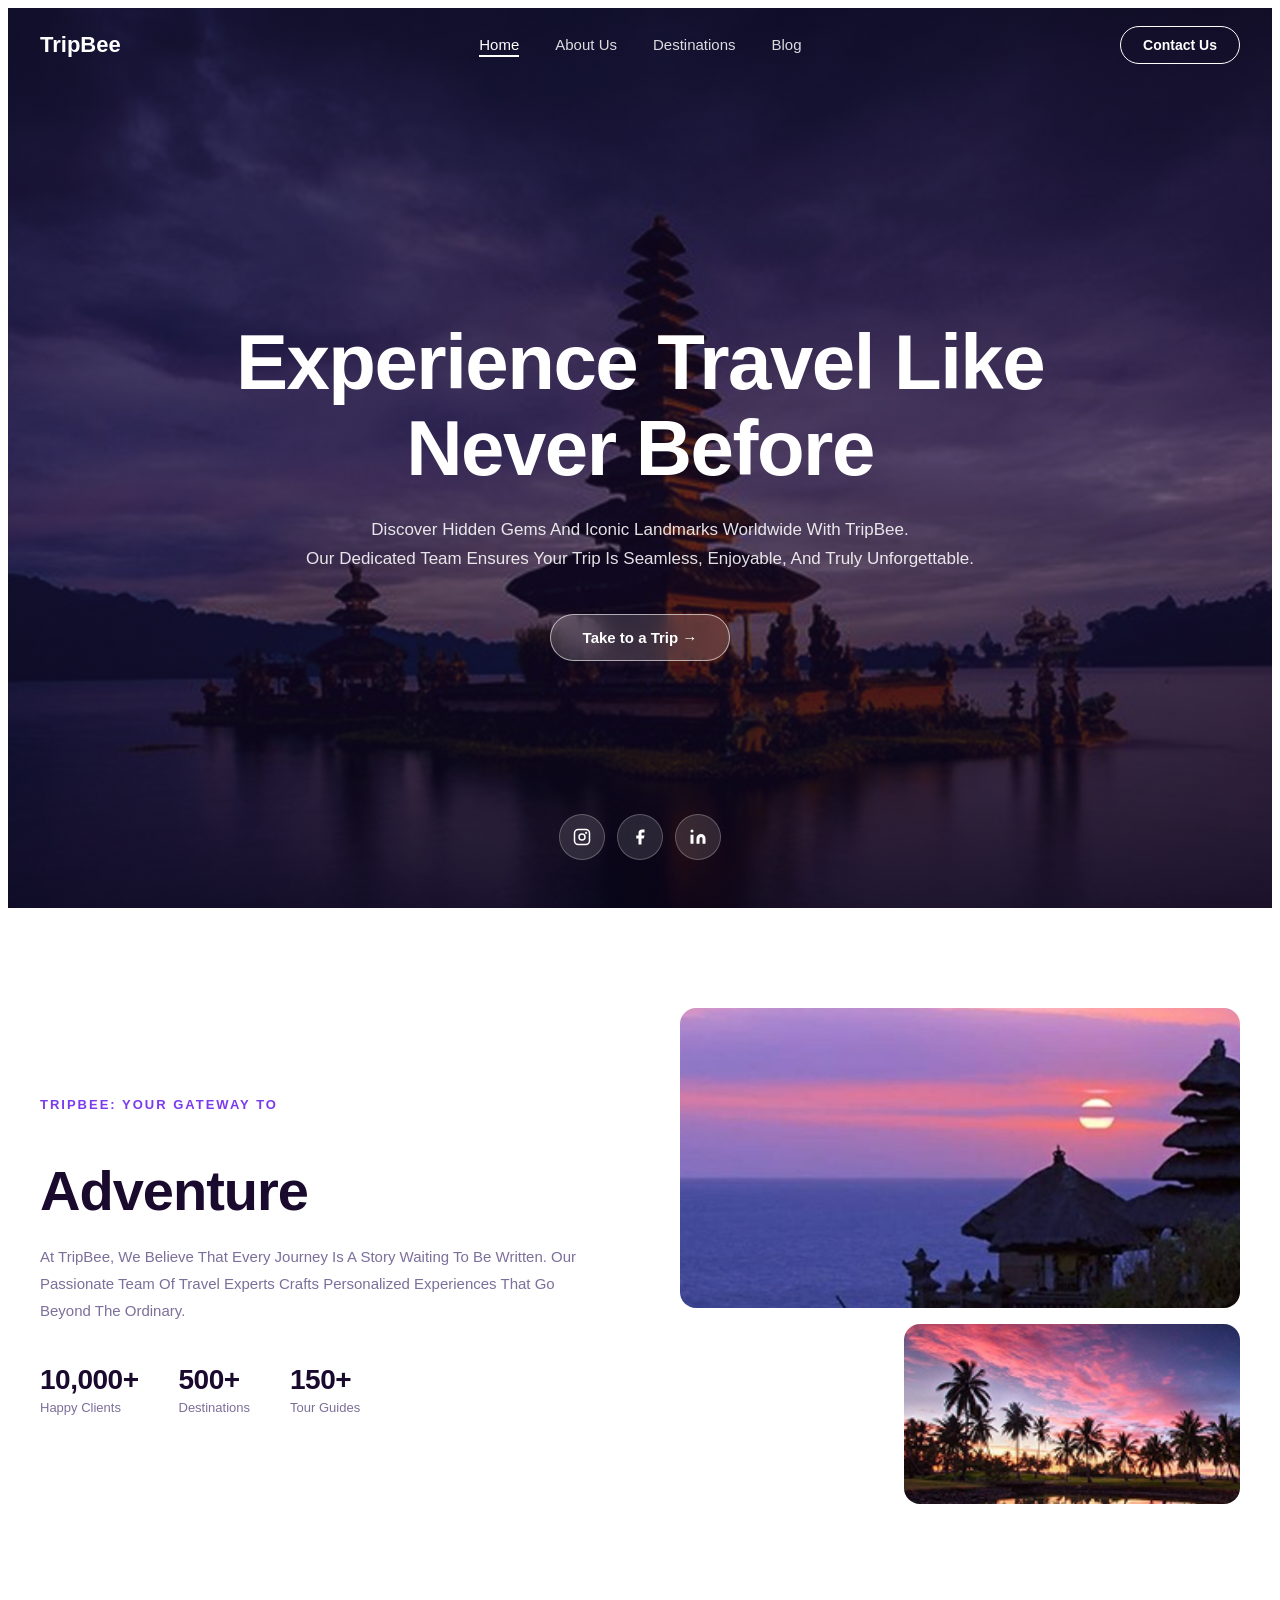
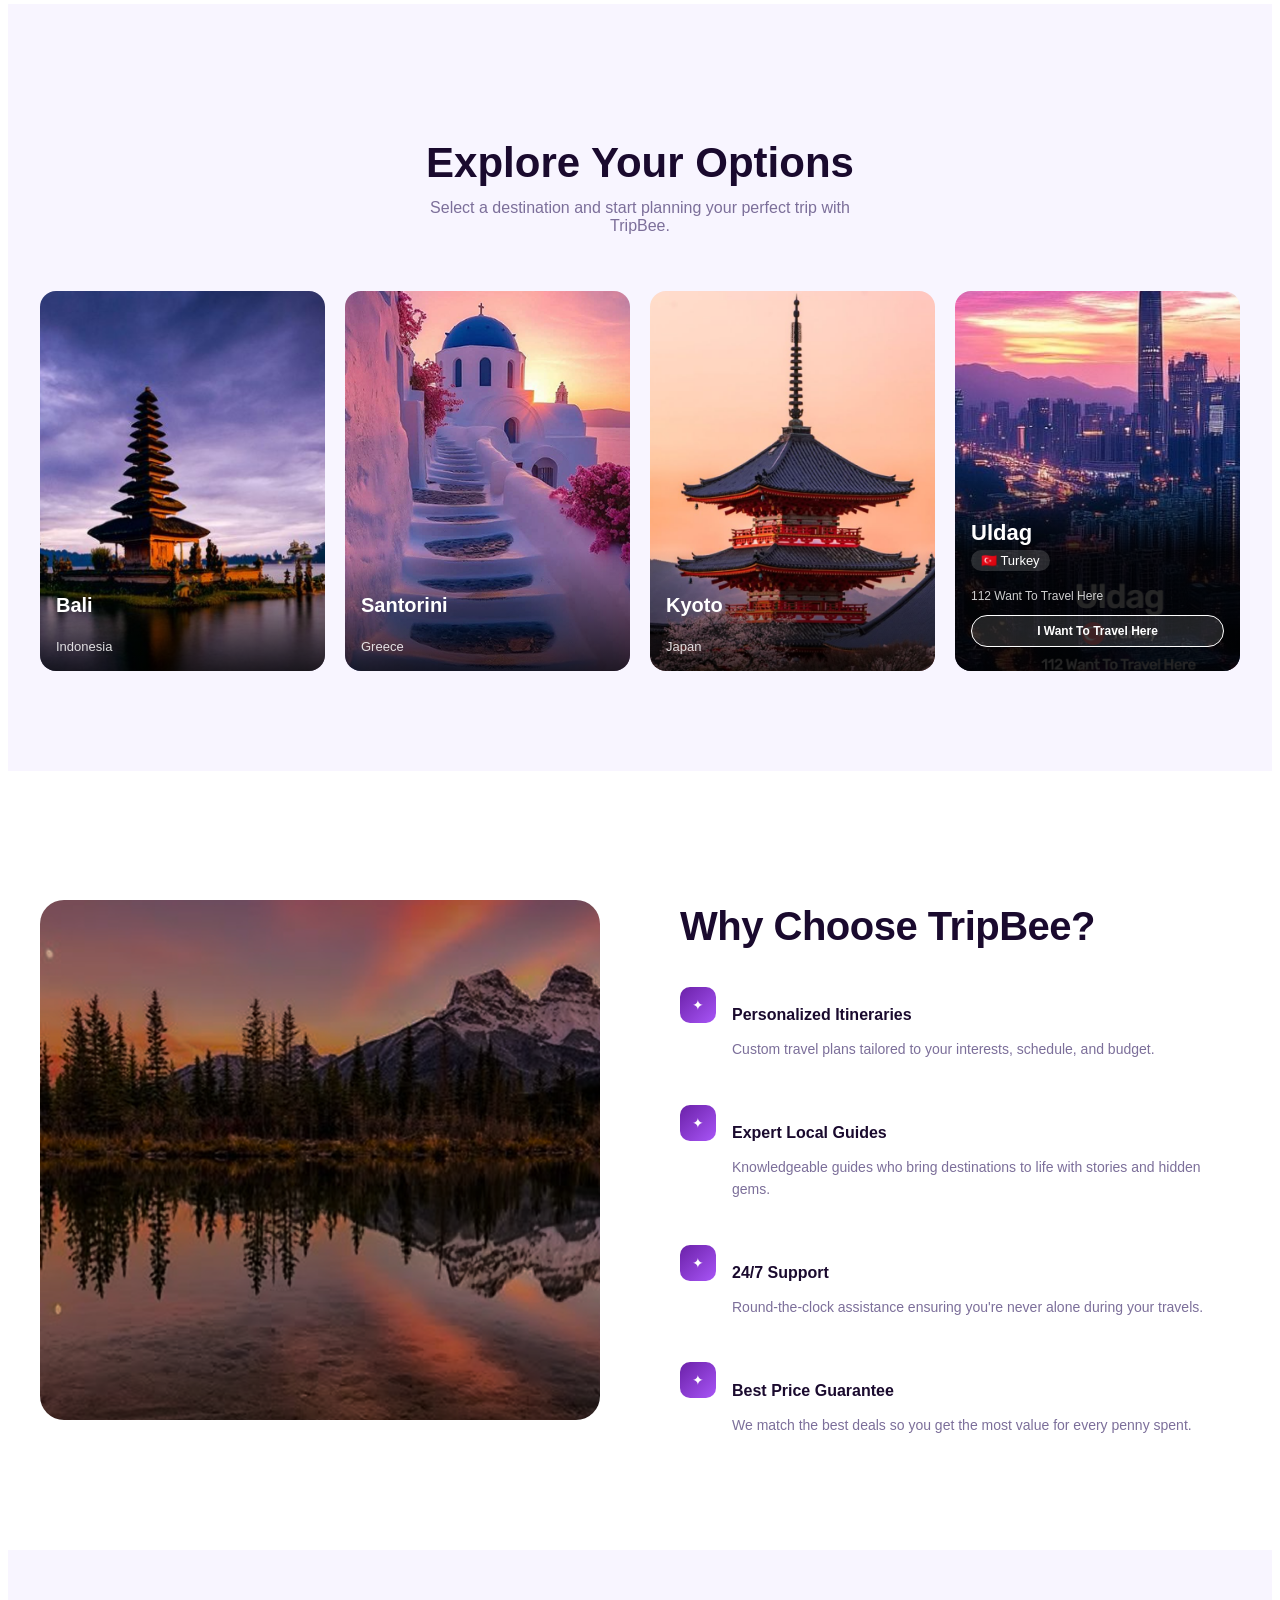
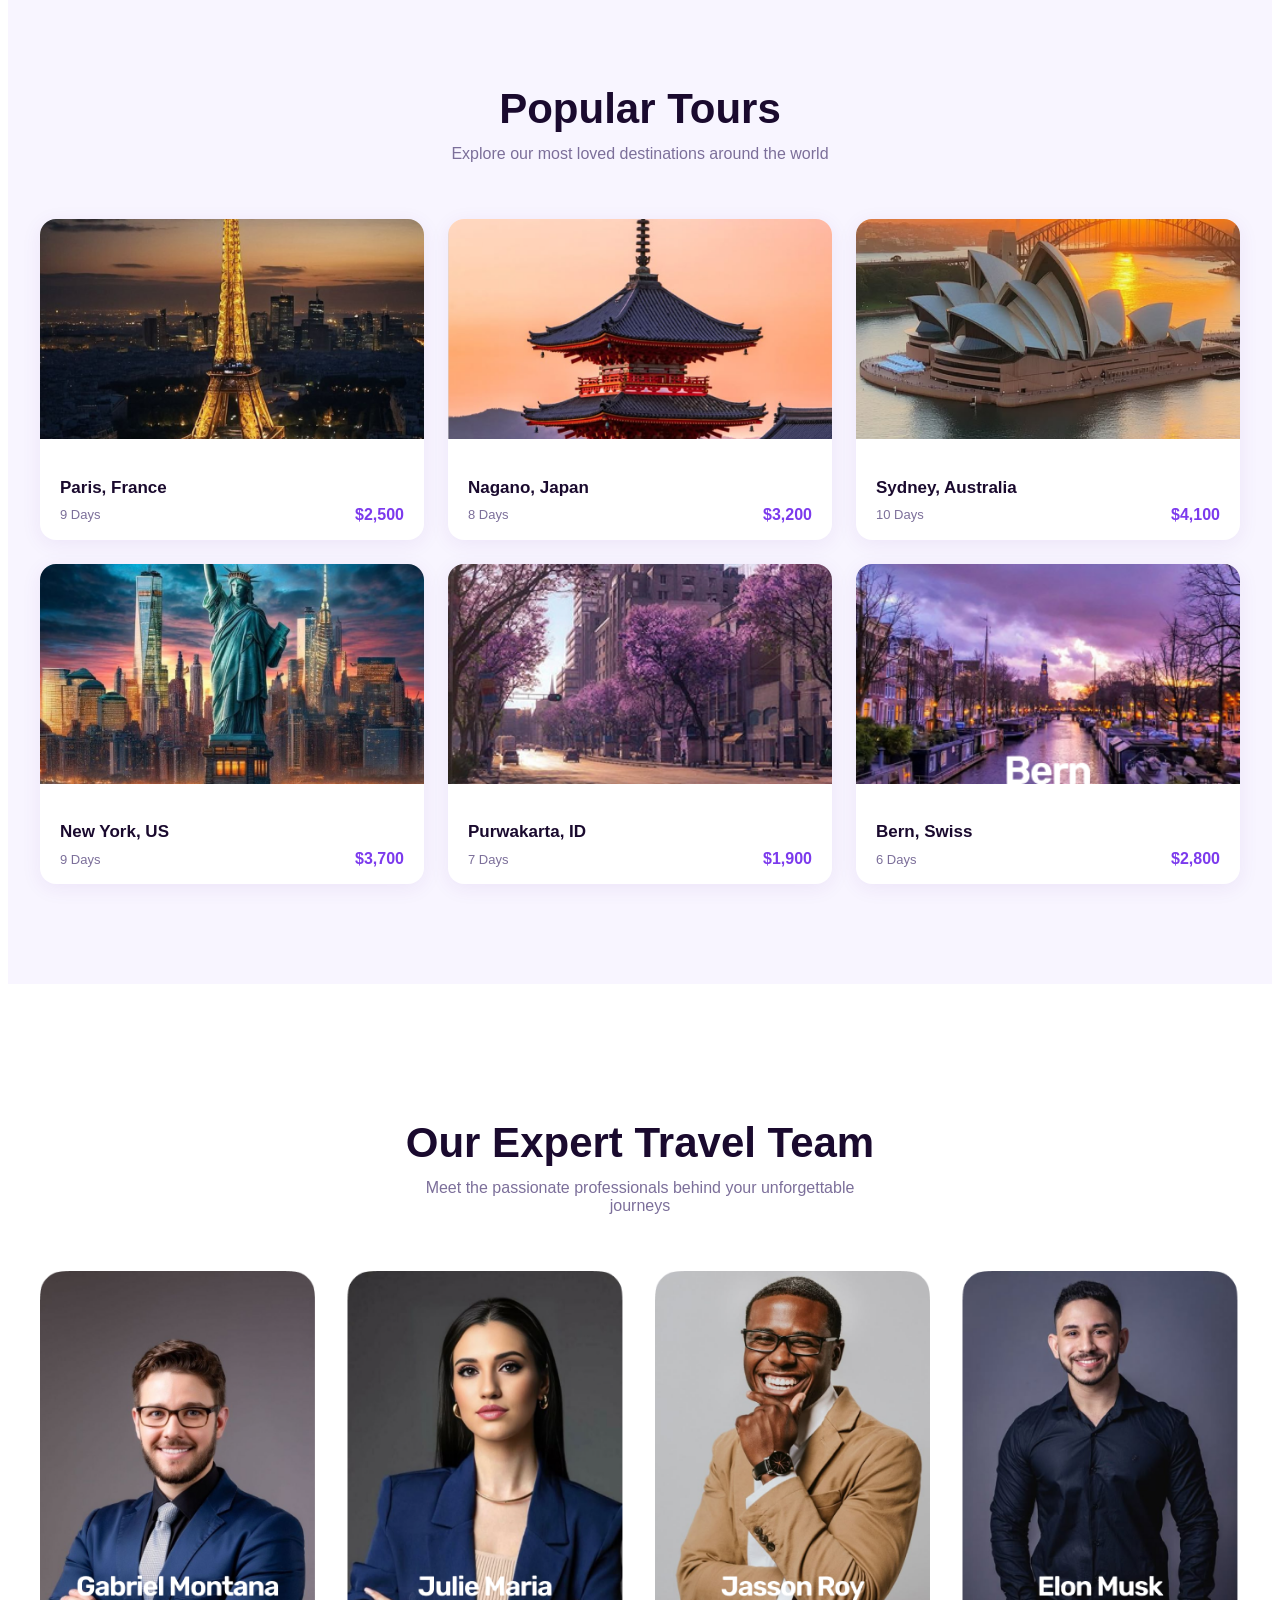
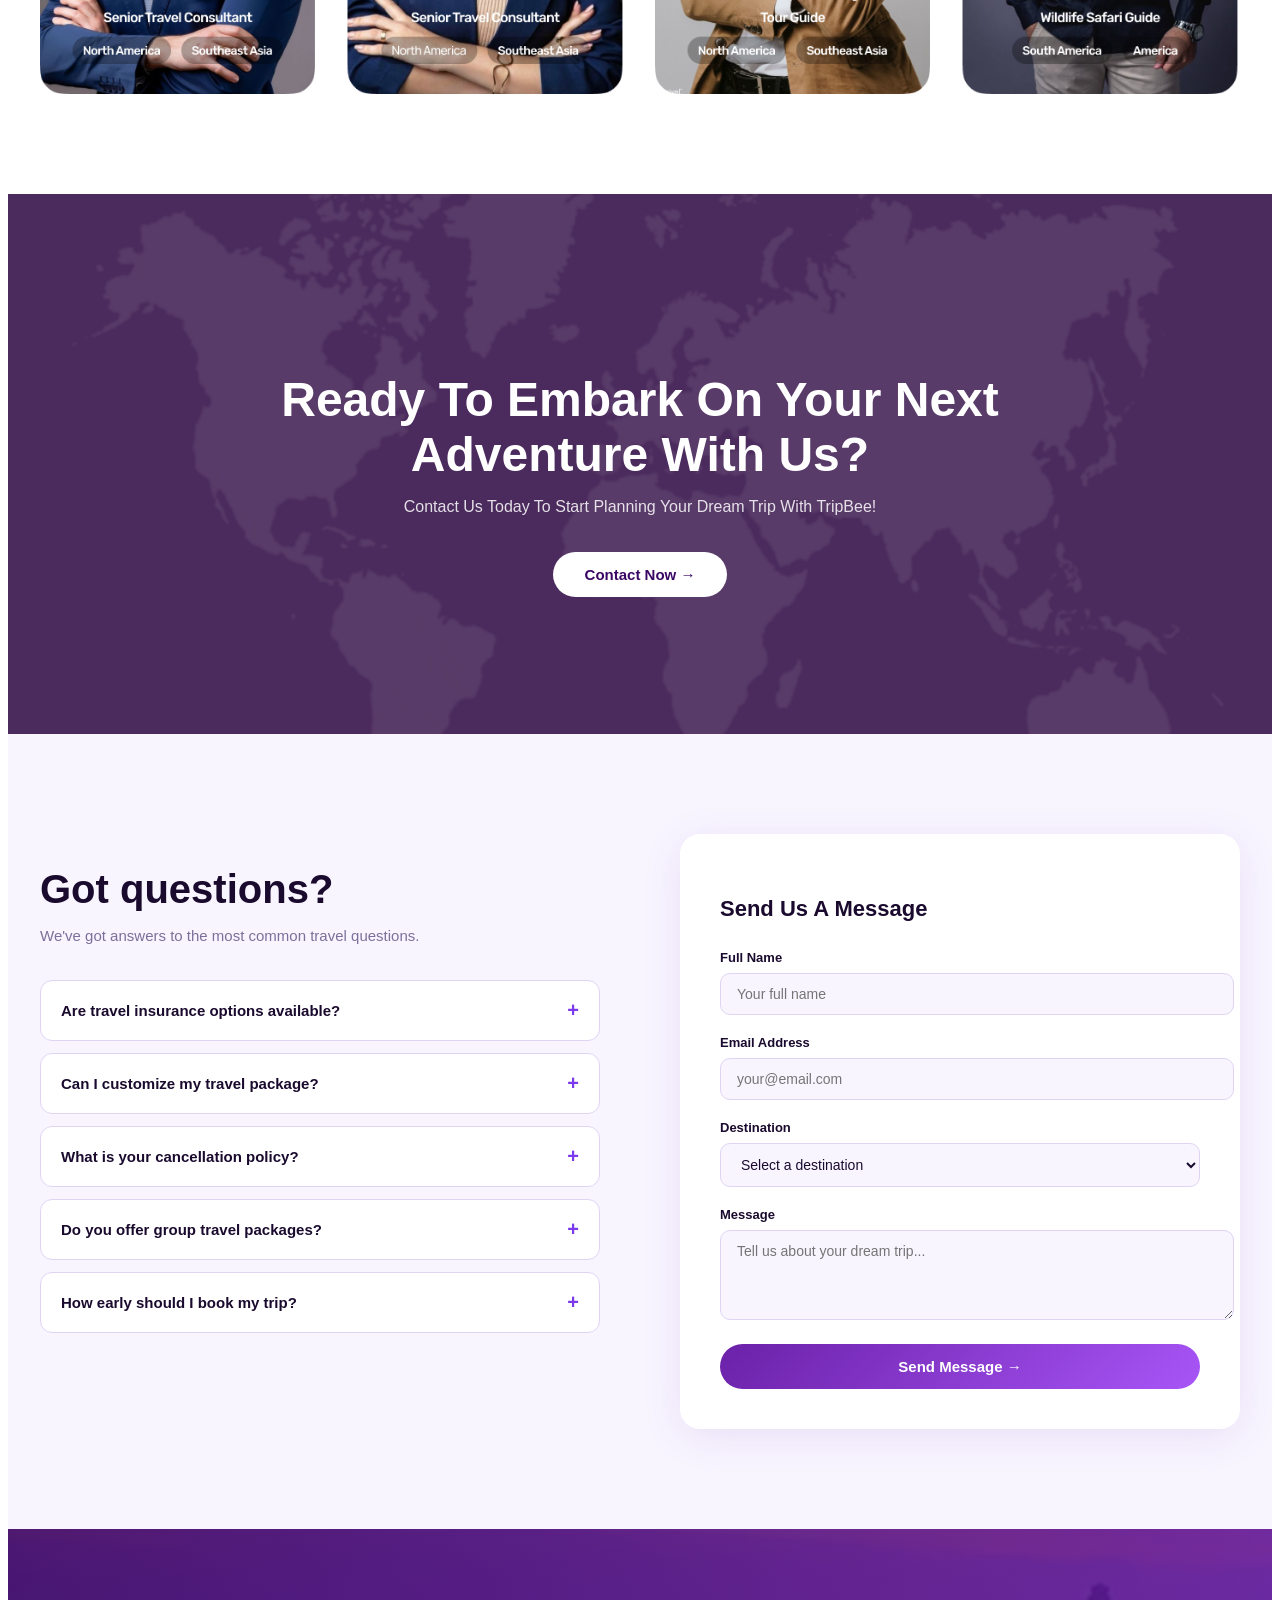
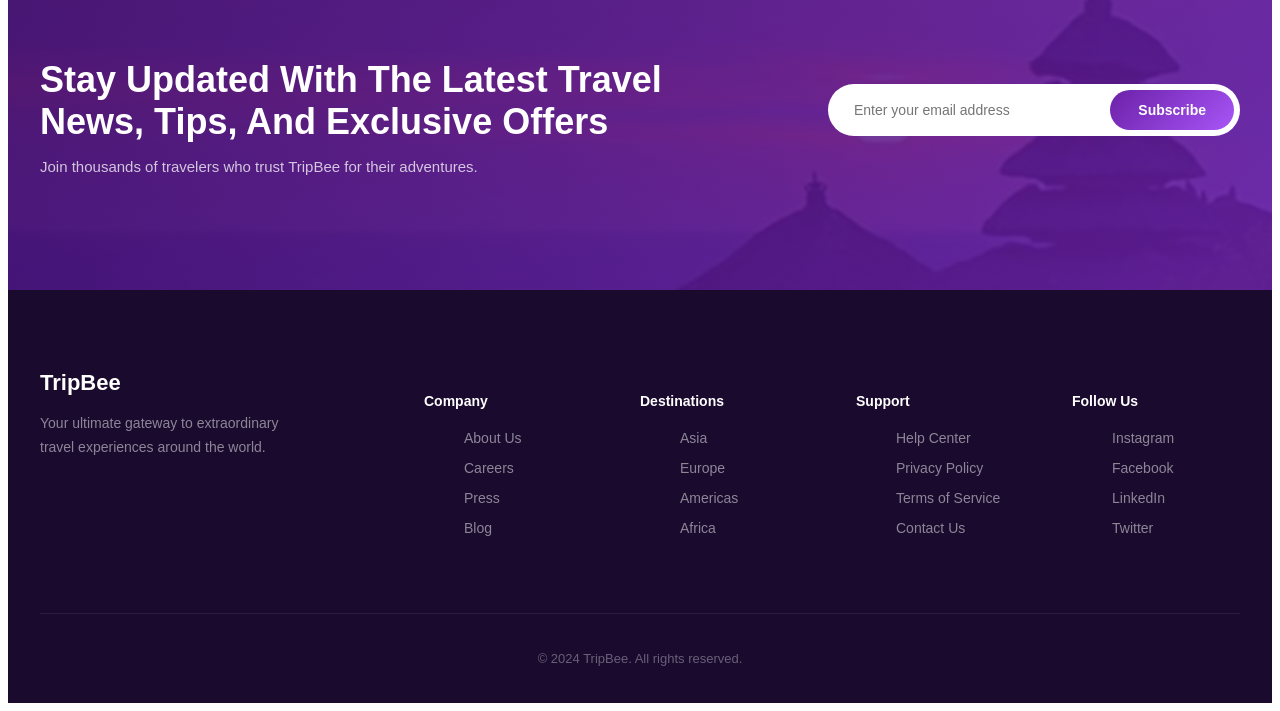
<file: index.html>
<!DOCTYPE html>
<html lang="en">
<head>
  <meta charset="UTF-8">
  <meta name="viewport" content="width=device-width, initial-scale=1.0">
  <meta name="description" content="TripBee - Experience Travel Like Never Before. Discover hidden gems and iconic landmarks worldwide.">
  <title>TripBee - Experience Travel Like Never Before</title>
  <link rel="stylesheet" href="index.css">
</head>
<body>
  <nav id="navbar">
    <div class="nav-container">
      <a href="#" class="logo">TripBee</a>
      <ul class="nav-links" id="nav-links">
        <li><a href="#" class="active">Home</a></li>
        <li><a href="#about">About Us</a></li>
        <li><a href="#">Destinations</a></li>
        <li><a href="blog.html">Blog</a></li>
      </ul>
      <a href="#contact" class="btn-contact">Contact Us</a>
      <button class="hamburger" id="hamburger" aria-label="Toggle menu">
        <span></span><span></span><span></span>
      </button>
    </div>
  </nav>
  <section id="hero">
    <div class="hero-bg">
      <img src="assets/home/image.png" alt="Hero Background">
    </div>
    <div class="hero-overlay"></div>
    <div class="hero-content">
      <h1>Experience Travel Like<br>Never Before</h1>
      <p>Discover Hidden Gems And Iconic Landmarks Worldwide With TripBee.<br>Our Dedicated Team Ensures Your Trip Is Seamless, Enjoyable, And Truly Unforgettable.</p>
      <a href="#destinations" class="btn-primary">Take to a Trip &rarr;</a>
    </div>
    <div class="hero-socials">
      <a href="#" class="social-icon" aria-label="Instagram">
        <svg viewBox="0 0 24 24" fill="none" stroke="currentColor" stroke-width="2"><rect x="2" y="2" width="20" height="20" rx="5"/><circle cx="12" cy="12" r="4"/><circle cx="17.5" cy="6.5" r="0.5" fill="currentColor"/></svg>
      </a>
      <a href="#" class="social-icon" aria-label="Facebook">
        <svg viewBox="0 0 24 24" fill="currentColor"><path d="M18 2h-3a5 5 0 0 0-5 5v3H7v4h3v8h4v-8h3l1-4h-4V7a1 1 0 0 1 1-1h3z"/></svg>
      </a>
      <a href="#" class="social-icon" aria-label="LinkedIn">
        <svg viewBox="0 0 24 24" fill="currentColor"><path d="M16 8a6 6 0 0 1 6 6v7h-4v-7a2 2 0 0 0-4 0v7h-4v-7a6 6 0 0 1 6-6z"/><rect x="2" y="9" width="4" height="12"/><circle cx="4" cy="4" r="2"/></svg>
      </a>
    </div>
  </section>
  <section id="about" class="about-section">
    <div class="container">
      <div class="about-grid">
        <div class="about-text">
          <span class="eyebrow">TripBee: Your Gateway To</span>
          <h2>Adventure</h2>
          <p>At TripBee, We Believe That Every Journey Is A Story Waiting To Be Written. Our Passionate Team Of Travel Experts Crafts Personalized Experiences That Go Beyond The Ordinary.</p>
          <div class="about-stats">
            <div class="stat"><span class="stat-number">10,000+</span><span class="stat-label">Happy Clients</span></div>
            <div class="stat"><span class="stat-number">500+</span><span class="stat-label">Destinations</span></div>
            <div class="stat"><span class="stat-number">150+</span><span class="stat-label">Tour Guides</span></div>
          </div>
        </div>
        <div class="about-images">
          <img src="assets/home/image 260.png" alt="Bali Temple Sunset" class="about-img-main">
          <img src="assets/home/image 261.jpg" alt="Tropical Sunset" class="about-img-small">
        </div>
      </div>
    </div>
  </section>
  <section id="destinations" class="destinations-section">
    <div class="container">
      <div class="section-header">
        <h2>Explore Your Options</h2>
        <p>Select a destination and start planning your perfect trip with TripBee.</p>
      </div>
      <div class="destinations-grid">
        <div class="dest-card">
          <img src="assets/home/Frame 1707480905 (4).png" alt="Bali, Indonesia">
          <div class="dest-info"><h3>Bali</h3><span>Indonesia</span></div>
        </div>
        <div class="dest-card">
          <img src="assets/home/image 265.png" alt="Santorini, Greece">
          <div class="dest-info"><h3>Santorini</h3><span>Greece</span></div>
        </div>
        <div class="dest-card">
          <img src="assets/destination/Frame 1707480905 (1).png" alt="Kyoto, Japan">
          <div class="dest-info"><h3>Kyoto</h3><span>Japan</span></div>
        </div>
        <div class="dest-card">
          <img src="assets/home/Frame 1707480907.png" alt="Uldag, Turkey">
          <div class="dest-info-featured">
            <h3>Uldag</h3>
            <span class="flag-badge">🇹🇷 Turkey</span>
            <p>112 Want To Travel Here</p>
            <button class="btn-outline-white">I Want To Travel Here</button>
          </div>
        </div>
      </div>
    </div>
  </section>
  <section class="why-section">
    <div class="container">
      <div class="why-grid">
        <div class="why-image">
          <img src="assets/home/image 285.png" alt="Beautiful Mountain Landscape">
        </div>
        <div class="why-content">
          <h2>Why Choose TripBee?</h2>
          <div class="why-features">
            <div class="why-feature">
              <div class="feature-icon">✦</div>
              <div><h4>Personalized Itineraries</h4><p>Custom travel plans tailored to your interests, schedule, and budget.</p></div>
            </div>
            <div class="why-feature">
              <div class="feature-icon">✦</div>
              <div><h4>Expert Local Guides</h4><p>Knowledgeable guides who bring destinations to life with stories and hidden gems.</p></div>
            </div>
            <div class="why-feature">
              <div class="feature-icon">✦</div>
              <div><h4>24/7 Support</h4><p>Round-the-clock assistance ensuring you're never alone during your travels.</p></div>
            </div>
            <div class="why-feature">
              <div class="feature-icon">✦</div>
              <div><h4>Best Price Guarantee</h4><p>We match the best deals so you get the most value for every penny spent.</p></div>
            </div>
          </div>
        </div>
      </div>
    </div>
  </section>
  <section class="popular-tours">
    <div class="container">
      <div class="section-header">
        <h2>Popular Tours</h2>
        <p>Explore our most loved destinations around the world</p>
      </div>
      <div class="tours-grid">
        <div class="tour-card">
          <img src="assets/destination/Frame 1707480905.png" alt="Paris, France">
          <div class="tour-card-body"><h4>Paris, France</h4><div class="tour-meta"><span class="tour-duration">9 Days</span><span class="tour-price">$2,500</span></div></div>
        </div>
        <div class="tour-card">
          <img src="assets/destination/Frame 1707480905 (1).png" alt="Nagano, Japan">
          <div class="tour-card-body"><h4>Nagano, Japan</h4><div class="tour-meta"><span class="tour-duration">8 Days</span><span class="tour-price">$3,200</span></div></div>
        </div>
        <div class="tour-card">
          <img src="assets/home/Frame 1707480905 (2).png" alt="Sydney, Australia">
          <div class="tour-card-body"><h4>Sydney, Australia</h4><div class="tour-meta"><span class="tour-duration">10 Days</span><span class="tour-price">$4,100</span></div></div>
        </div>
        <div class="tour-card">
          <img src="assets/home/Frame 1707480905 (3).png" alt="New York, US">
          <div class="tour-card-body"><h4>New York, US</h4><div class="tour-meta"><span class="tour-duration">9 Days</span><span class="tour-price">$3,700</span></div></div>
        </div>
        <div class="tour-card">
          <img src="assets/home/image 262.jpg" alt="Purwakarta, ID">
          <div class="tour-card-body"><h4>Purwakarta, ID</h4><div class="tour-meta"><span class="tour-duration">7 Days</span><span class="tour-price">$1,900</span></div></div>
        </div>
        <div class="tour-card">
          <img src="assets/home/Frame 1707480908.png" alt="Bern, Swiss">
          <div class="tour-card-body"><h4>Bern, Swiss</h4><div class="tour-meta"><span class="tour-duration">6 Days</span><span class="tour-price">$2,800</span></div></div>
        </div>
      </div>
    </div>
  </section>
  <section class="team-section">
    <div class="container">
      <div class="section-header">
        <h2>Our Expert Travel Team</h2>
        <p>Meet the passionate professionals behind your unforgettable journeys</p>
      </div>
      <img src="assets/home/Frame 1707480910.png" alt="Expert Travel Team" class="team-full-img">
    </div>
  </section>
  <section class="cta-section">
    <div class="cta-bg">
      <img src="assets/home/image 284.png" alt="CTA Background">
    </div>
    <div class="cta-content">
      <h2>Ready To Embark On Your Next<br>Adventure With Us?</h2>
      <p>Contact Us Today To Start Planning Your Dream Trip With TripBee!</p>
      <a href="#contact" class="btn-primary-white">Contact Now &rarr;</a>
    </div>
  </section>
  <section id="contact" class="faq-section">
    <div class="container">
      <div class="faq-grid">
        <div class="faq-left">
          <h2>Got questions?</h2>
          <p>We've got answers to the most common travel questions.</p>
          <div class="faq-list">
            <details class="faq-item">
              <summary>Are travel insurance options available?</summary>
              <p>Yes, we offer comprehensive travel insurance packages tailored to your destination and trip duration.</p>
            </details>
            <details class="faq-item">
              <summary>Can I customize my travel package?</summary>
              <p>Absolutely! Every package is fully customizable based on your preferences, budget, and schedule.</p>
            </details>
            <details class="faq-item">
              <summary>What is your cancellation policy?</summary>
              <p>We offer flexible cancellation up to 48 hours before your trip with full refund options available.</p>
            </details>
            <details class="faq-item">
              <summary>Do you offer group travel packages?</summary>
              <p>Yes, we have special group packages with exclusive discounts and private guide services.</p>
            </details>
            <details class="faq-item">
              <summary>How early should I book my trip?</summary>
              <p>We recommend booking at least 4-6 weeks in advance for the best availability and pricing.</p>
            </details>
          </div>
        </div>
        <div class="faq-right">
          <div class="contact-form-card">
            <h3>Send Us A Message</h3>
            <form id="contact-form">
              <div class="form-group">
                <label for="full-name">Full Name</label>
                <input type="text" id="full-name" placeholder="Your full name" required>
              </div>
              <div class="form-group">
                <label for="email">Email Address</label>
                <input type="email" id="email" placeholder="your@email.com" required>
              </div>
              <div class="form-group">
                <label for="destination">Destination</label>
                <select id="destination">
                  <option value="">Select a destination</option>
                  <option>Paris, France</option>
                  <option>Bali, Indonesia</option>
                  <option>Tokyo, Japan</option>
                  <option>Sydney, Australia</option>
                  <option>Other</option>
                </select>
              </div>
              <div class="form-group">
                <label for="message">Message</label>
                <textarea id="message" rows="4" placeholder="Tell us about your dream trip..."></textarea>
              </div>
              <button type="submit" class="btn-submit" id="form-submit">Send Message &rarr;</button>
            </form>
          </div>
        </div>
      </div>
    </div>
  </section>
  <section class="newsletter-section">
    <div class="newsletter-bg">
      <img src="assets/home/image 260.png" alt="Newsletter Background">
    </div>
    <div class="newsletter-overlay"></div>
    <div class="container newsletter-content">
      <div class="newsletter-text">
        <h2>Stay Updated With The Latest Travel News, Tips, And Exclusive Offers</h2>
        <p>Join thousands of travelers who trust TripBee for their adventures.</p>
      </div>
      <form class="newsletter-form" id="newsletter-form">
        <input type="email" id="newsletter-email" placeholder="Enter your email address" required>
        <button type="submit" id="newsletter-submit">Subscribe</button>
      </form>
    </div>
  </section>
  <footer id="footer">
    <div class="container">
      <div class="footer-grid">
        <div class="footer-brand">
          <span class="logo">TripBee</span>
          <p>Your ultimate gateway to extraordinary travel experiences around the world.</p>
        </div>
        <div class="footer-col">
          <h5>Company</h5>
          <ul>
            <li><a href="#about">About Us</a></li>
            <li><a href="#">Careers</a></li>
            <li><a href="#">Press</a></li>
            <li><a href="#blog">Blog</a></li>
          </ul>
        </div>
        <div class="footer-col">
          <h5>Destinations</h5>
          <ul>
            <li><a href="#">Asia</a></li>
            <li><a href="#">Europe</a></li>
            <li><a href="#">Americas</a></li>
            <li><a href="#">Africa</a></li>
          </ul>
        </div>
        <div class="footer-col">
          <h5>Support</h5>
          <ul>
            <li><a href="#">Help Center</a></li>
            <li><a href="#">Privacy Policy</a></li>
            <li><a href="#">Terms of Service</a></li>
            <li><a href="#contact">Contact Us</a></li>
          </ul>
        </div>
        <div class="footer-col">
          <h5>Follow Us</h5>
          <ul>
            <li><a href="#">Instagram</a></li>
            <li><a href="#">Facebook</a></li>
            <li><a href="#">LinkedIn</a></li>
            <li><a href="#">Twitter</a></li>
          </ul>
        </div>
      </div>
      <div class="footer-bottom">
        <p>&copy; 2024 TripBee. All rights reserved.</p>
      </div>
    </div>
  </footer>

</body>
</html>
</file>
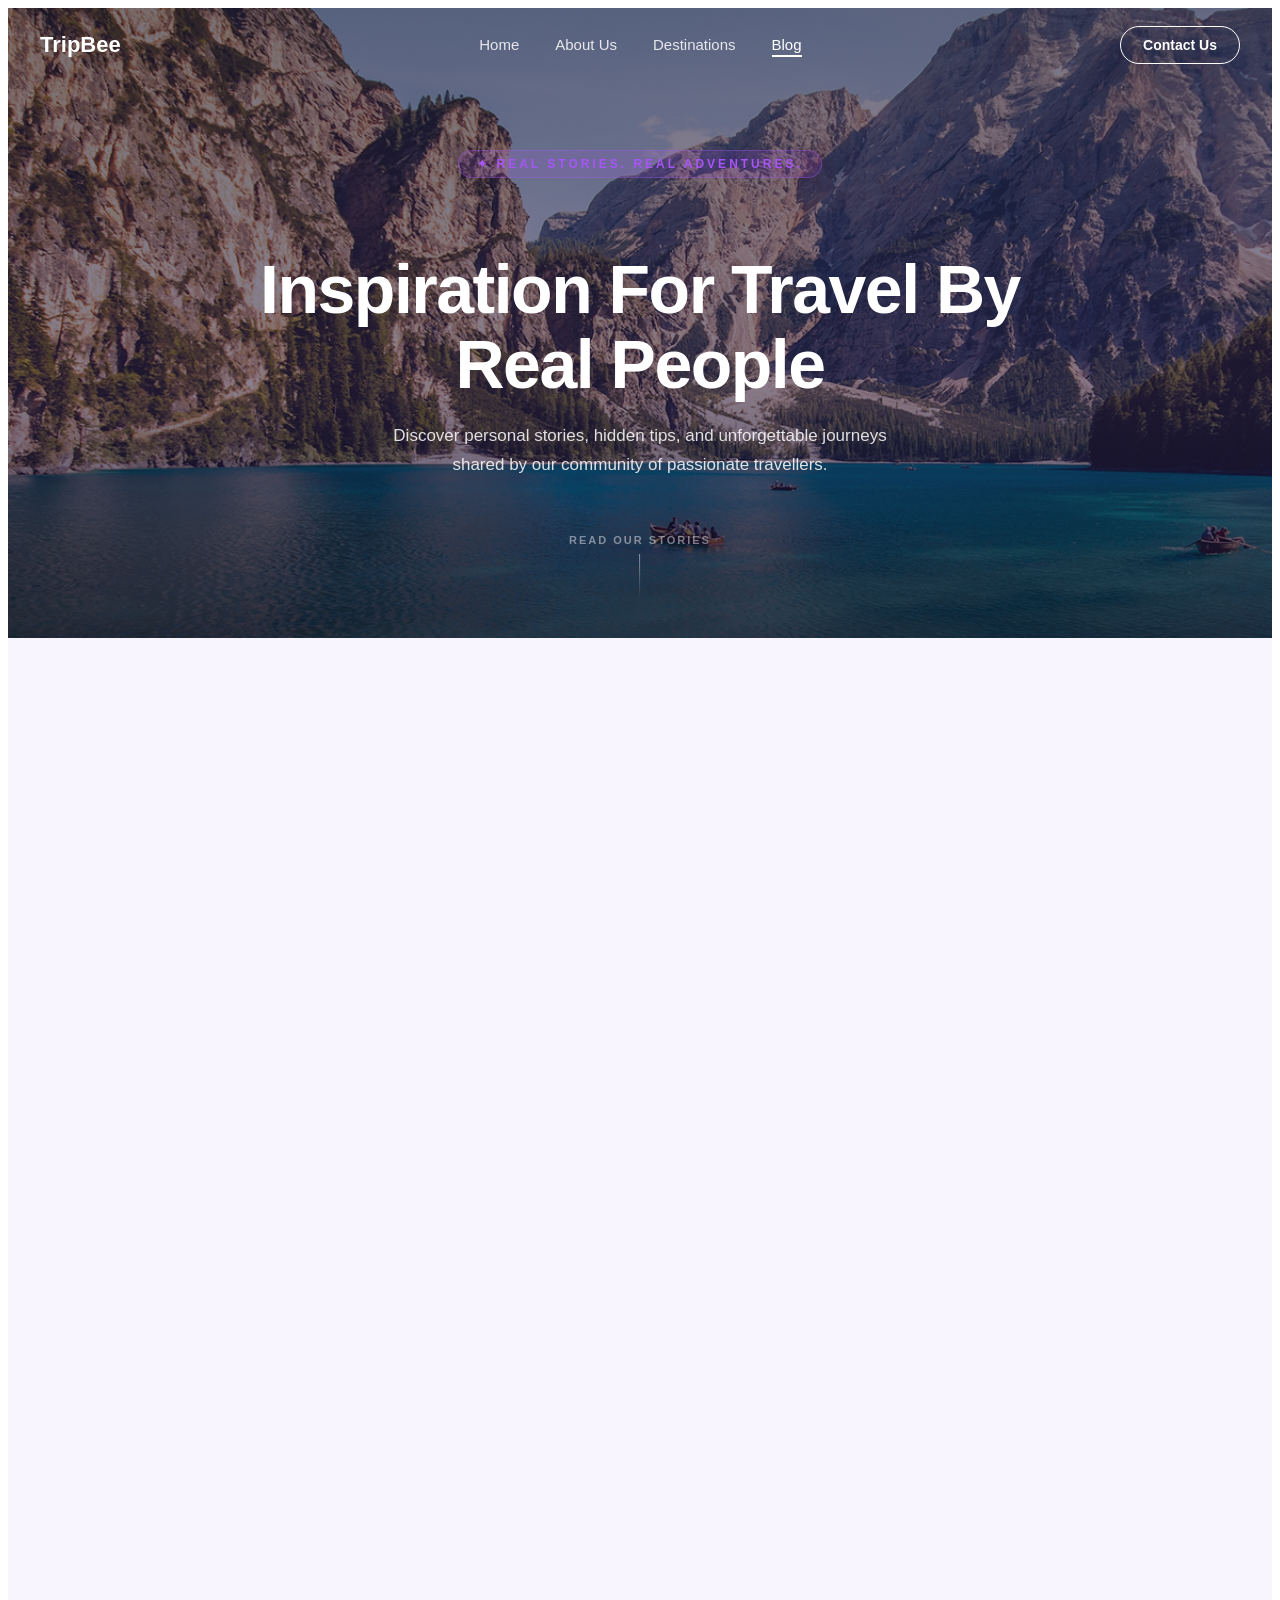
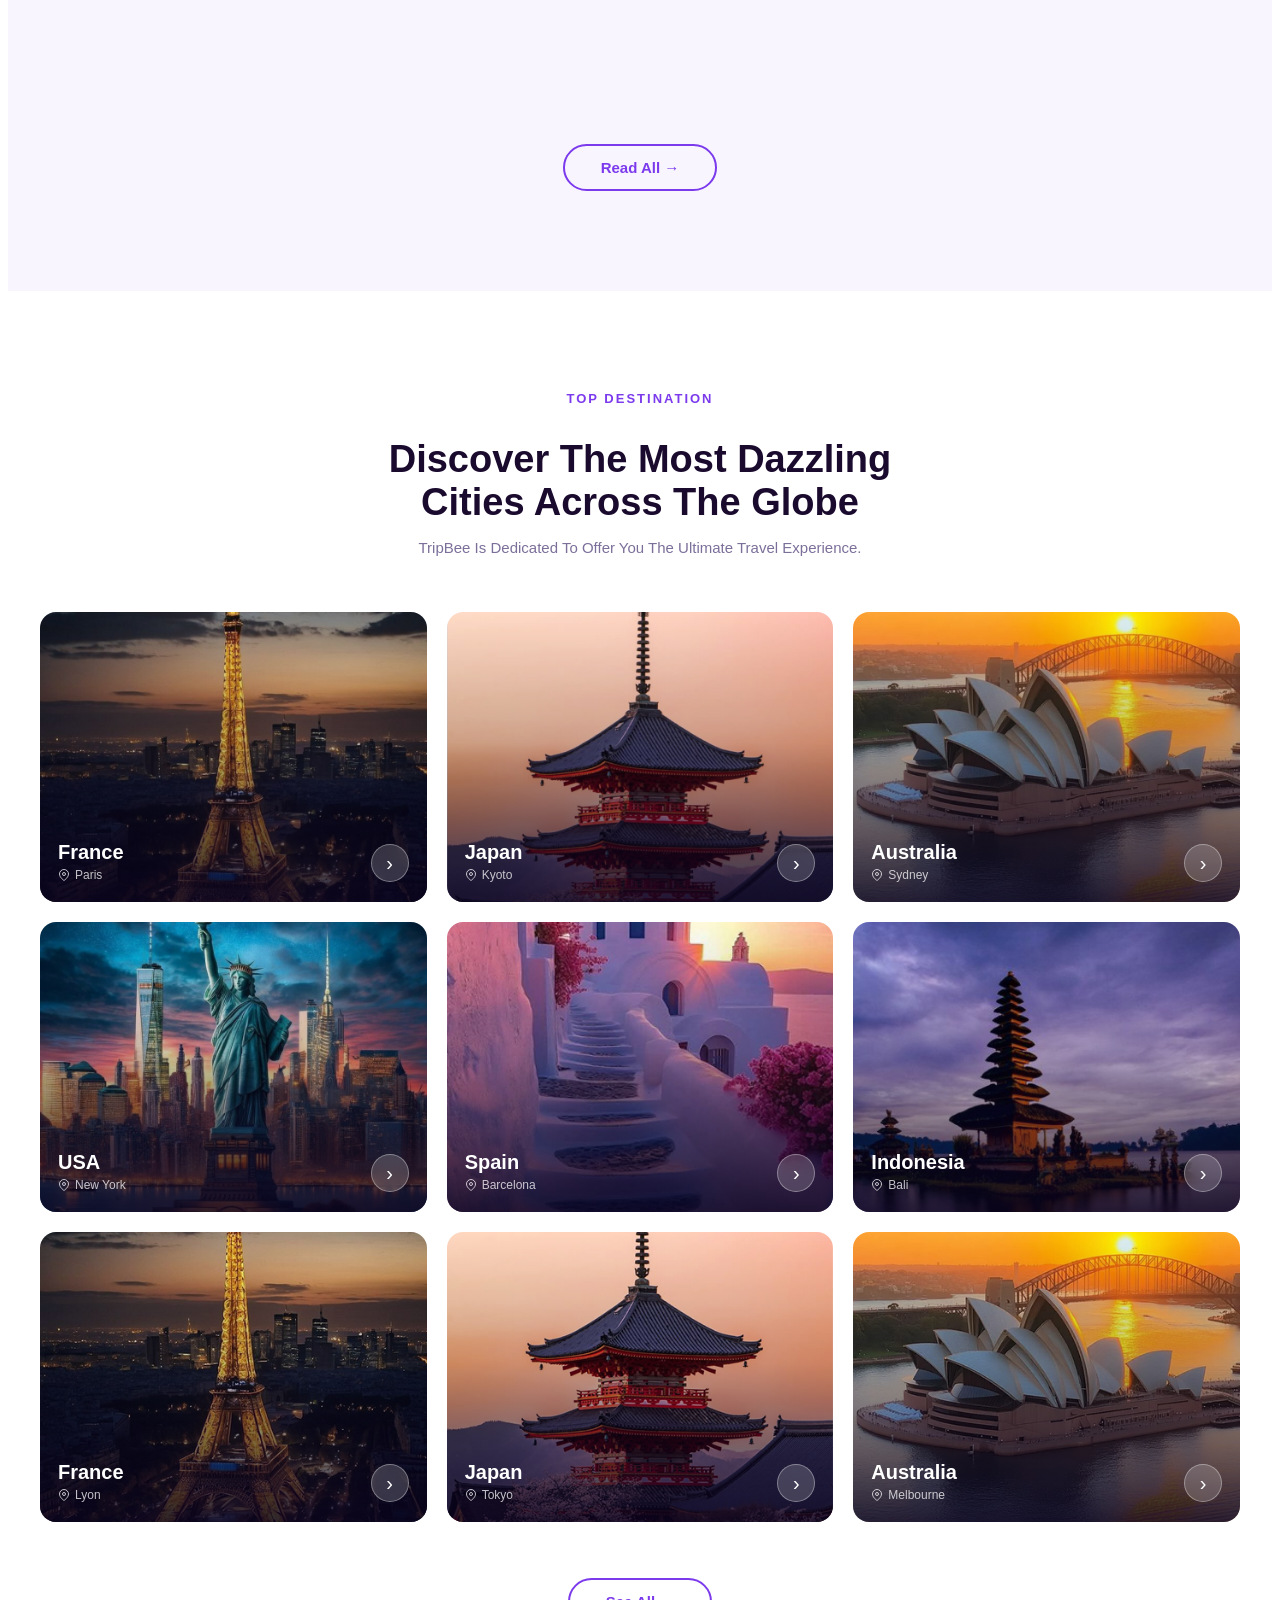
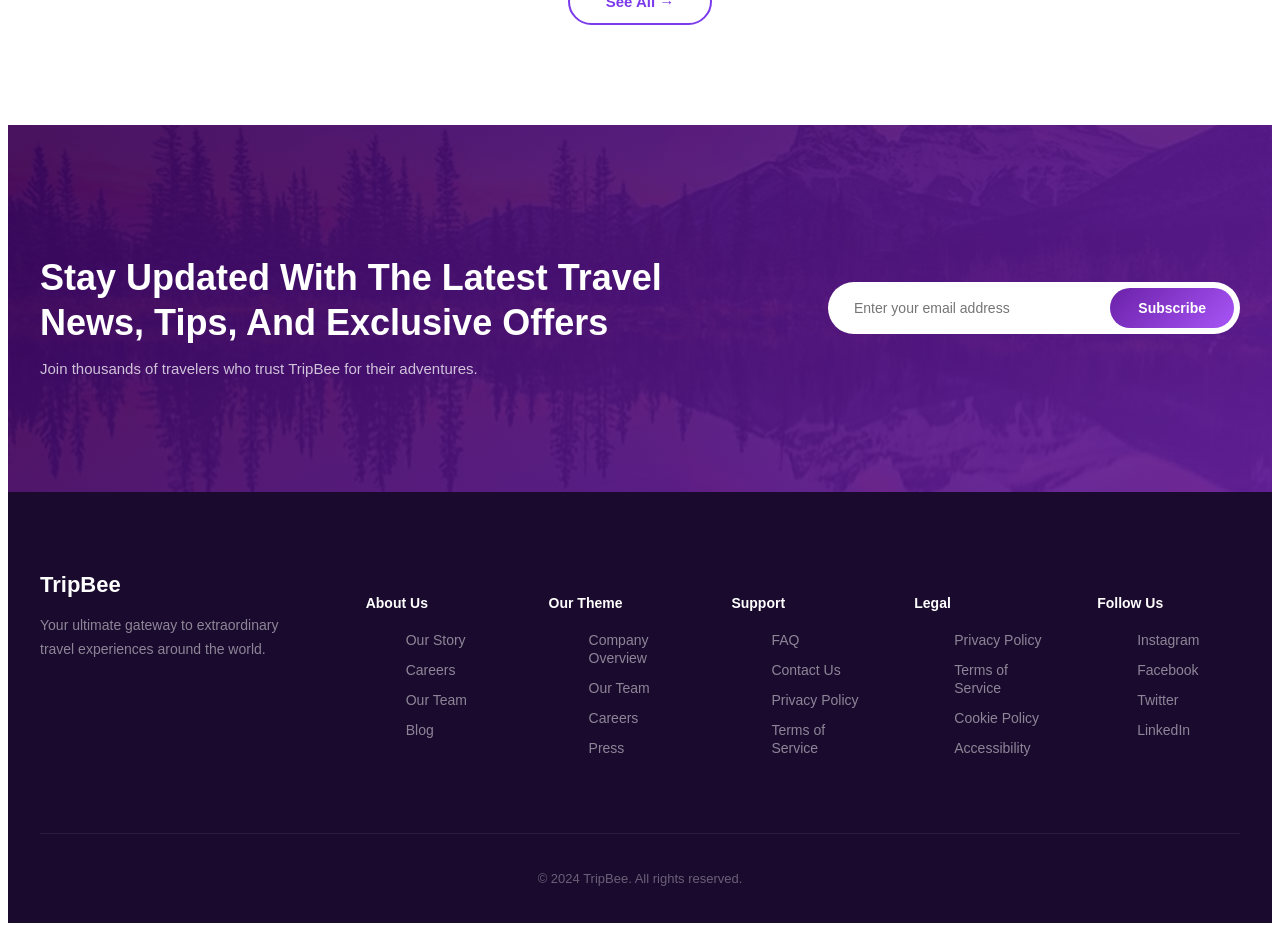
<file: blog.html>
<!DOCTYPE html>
<html lang="en">
<head>
  <meta charset="UTF-8">
  <meta name="viewport" content="width=device-width, initial-scale=1.0">
  <meta name="description" content="TripBee Blog - Inspiration for travel by real people. Stories, tips, and guides from around the world.">
  <title>TripBee - Blog | Travel Stories & Tips</title>
  <link rel="stylesheet" href="blog.css">
</head>
<body>
  <nav id="navbar">
    <div class="nav-container">
      <a href="index.html" class="logo">TripBee</a>
      <ul class="nav-links" id="nav-links">
        <li><a href="index.html">Home</a></li>
        <li><a href="index.html#about">About Us</a></li>
        <li><a href="">Destinations</a></li>
        <li><a href="blog.html" class="active">Blog</a></li>
      </ul>
      <a href="index.html#contact" class="btn-contact">Contact Us</a>
      <button class="hamburger" id="hamburger" aria-label="Toggle menu">
        <span></span><span></span><span></span>
      </button>
    </div>
  </nav>
  <section id="hero">
    <div class="hero-bg">
      <img src="assets/blog/Rectangle 1312.png" alt="Travel Blog Hero">
    </div>
    <div class="hero-overlay"></div>
    <div class="hero-content">
      <span class="hero-eyebrow">✦ Real Stories. Real Adventures.</span>
      <h1>Inspiration For Travel By<br>Real People</h1>
      <p>Discover personal stories, hidden tips, and unforgettable journeys<br>shared by our community of passionate travellers.</p>
    </div>
    <div class="hero-scroll">
      <span>Read our stories</span>
      <div class="scroll-line"></div>
    </div>
  </section>
  <section class="blog-section">
    <div class="container">
      <div class="blog-grid" id="blog-grid">
        <article class="blog-card" id="card-1">
          <div class="blog-card-img">
            <img src="assets/blog/Rectangle 1317.png" alt="Travel adventure article">
            <div class="blog-tags">
              <span class="tag">Scenic Getaway</span>
              <span class="tag">Winter</span>
            </div>
          </div>
          <div class="blog-card-body">
            <h3>Integer Maecenas Eget Viverra</h3>
            <div class="blog-meta">
              <div class="blog-author">
                <div class="author-avatar">D</div>
                <span>Diawna</span>
              </div>
              <span class="blog-date">Jan 20, 2019</span>
              <span class="blog-read">⏱ 17 min</span>
            </div>
            <p>Quisque sit amet est et sapien ullamcorper pharetra. Vestibulum erat wisi, condimentum sed, commodo vitae praesent ut...</p>
            <a href="#" class="view-post">View Post →</a>
          </div>
        </article>
        <article class="blog-card" id="card-2">
          <div class="blog-card-img">
            <img src="assets/blog/Rectangle 1317 (1).png" alt="Japanese travel experience">
            <div class="blog-tags">
              <span class="tag">Ocean Getaway</span>
              <span class="tag">Autumn</span>
            </div>
          </div>
          <div class="blog-card-body">
            <h3>Integer Maecenas Eget Viverra</h3>
            <div class="blog-meta">
              <div class="blog-author">
                <div class="author-avatar">D</div>
                <span>Diawna</span>
              </div>
              <span class="blog-date">Jan 20, 2019</span>
              <span class="blog-read">⏱ 17 min</span>
            </div>
            <p>Pellentesque habitant morbi tristique senectus et netus et malesuada fames ac turpis egestas. Proin pharetra nonummy pede...</p>
            <a href="#" class="view-post">View Post →</a>
          </div>
        </article>
        <article class="blog-card" id="card-3">
          <div class="blog-card-img">
            <img src="assets/blog/Rectangle 1317 (2).png" alt="City travel guide">
            <div class="blog-tags">
              <span class="tag">Forested Retreat</span>
              <span class="tag">Autumn</span>
            </div>
          </div>
          <div class="blog-card-body">
            <h3>Integer Maecenas Eget Viverra</h3>
            <div class="blog-meta">
              <div class="blog-author">
                <div class="author-avatar">D</div>
                <span>Diawna</span>
              </div>
              <span class="blog-date">Jan 20, 2019</span>
              <span class="blog-read">⏱ 17 min</span>
            </div>
            <p>Nam pretium turpis et arcu. Duis arcu tortor, suscipit eget, imperdiet nec, imperdiet iaculis, ipsum. Sed aliquam ultrices...</p>
            <a href="#" class="view-post">View Post →</a>
          </div>
        </article>
        <article class="blog-card" id="card-4">
          <div class="blog-card-img">
            <img src="assets/blog/Rectangle 1317 (3).png" alt="Mountain hiking guide">
            <div class="blog-tags">
              <span class="tag">Scenic Getaway</span>
              <span class="tag">Summer</span>
            </div>
          </div>
          <div class="blog-card-body">
            <h3>Integer Maecenas Eget Viverra</h3>
            <div class="blog-meta">
              <div class="blog-author">
                <div class="author-avatar">D</div>
                <span>Diawna</span>
              </div>
              <span class="blog-date">June 20, 2019</span>
              <span class="blog-read">⏱ 4 min</span>
            </div>
            <p>Maecenas vestibulum mollis diam. Pellentesque ut neque. Pellentesque habitant morbi tristique senectus et netus et malesuada...</p>
            <a href="#" class="view-post">View Post →</a>
          </div>
        </article>
        <article class="blog-card" id="card-5">
          <div class="blog-card-img">
            <img src="assets/blog/Rectangle 1317 (4).png" alt="Road trip story">
            <div class="blog-tags">
              <span class="tag">Ocean Getaway</span>
              <span class="tag">Summer</span>
            </div>
          </div>
          <div class="blog-card-body">
            <h3>Integer Maecenas Eget Viverra</h3>
            <div class="blog-meta">
              <div class="blog-author">
                <div class="author-avatar">D</div>
                <span>Diawna</span>
              </div>
              <span class="blog-date">June 20, 2019</span>
              <span class="blog-read">⏱ 4 min</span>
            </div>
            <p>Fusce fermentum. Nullam cursus lacinia erat. Praesent blandit laoreet nibh. Fusce convallis metus id felis luctus adipiscing...</p>
            <a href="#" class="view-post">View Post →</a>
          </div>
        </article>
        <article class="blog-card" id="card-6">
          <div class="blog-card-img">
            <img src="assets/blog/Rectangle 1320.png" alt="Island beach guide">
            <div class="blog-tags">
              <span class="tag">Forested Retreat</span>
              <span class="tag">Spring</span>
            </div>
          </div>
          <div class="blog-card-body">
            <h3>Integer Maecenas Eget Viverra</h3>
            <div class="blog-meta">
              <div class="blog-author">
                <div class="author-avatar">D</div>
                <span>Diawna</span>
              </div>
              <span class="blog-date">June 20, 2019</span>
              <span class="blog-read">⏱ 4 min</span>
            </div>
            <p>In dui magna, posuere eget, vestibulum et, tempor auctor, justo. In ac felis quis tortor malesuada pretium. Pellentesque</p>
            <a href="#" class="view-post">View Post →</a>
          </div>
        </article>
        <article class="blog-card hidden-card" id="card-7">
          <div class="blog-card-img">
            <img src="assets/blog/Rectangle 1320 (1).png" alt="Cultural travel article">
            <div class="blog-tags">
              <span class="tag">Scenic Getaway</span>
              <span class="tag">Winter</span>
            </div>
          </div>
          <div class="blog-card-body">
            <h3>Integer Maecenas Eget Viverra</h3>
            <div class="blog-meta">
              <div class="blog-author">
                <div class="author-avatar">D</div>
                <span>Diawna</span>
              </div>
              <span class="blog-date">June 20, 2019</span>
              <span class="blog-read">⏱ 4 min</span>
            </div>
            <p>Fusce commodo aliquam arcu. In consectetuer turpis ut velit. Nulla sit amet est. Praesent metus tellus, elementum eu...</p>
            <a href="#" class="view-post">View Post →</a>
          </div>
        </article>
        <article class="blog-card hidden-card" id="card-8">
          <div class="blog-card-img">
            <img src="assets/blog/Rectangle 1320 (2).png" alt="Adventure travel tips">
            <div class="blog-tags">
              <span class="tag">Ocean Getaway</span>
              <span class="tag">Spring</span>
            </div>
          </div>
          <div class="blog-card-body">
            <h3>Integer Maecenas Eget Viverra</h3>
            <div class="blog-meta">
              <div class="blog-author">
                <div class="author-avatar">D</div>
                <span>Diawna</span>
              </div>
              <span class="blog-date">June 20, 2019</span>
              <span class="blog-read">⏱ 4 min</span>
            </div>
            <p>Pellentesque ut neque. Pellentesque habitant morbi tristique senectus et netus et malesuada fames ac turpis egestas...</p>
            <a href="#" class="view-post">View Post →</a>
          </div>
        </article>
        <article class="blog-card hidden-card" id="card-9">
          <div class="blog-card-img">
            <img src="assets/blog/Rectangle 1320 (3).png" alt="Local food and travel">
            <div class="blog-tags">
              <span class="tag">Forested Retreat</span>
              <span class="tag">Summer</span>
            </div>
          </div>
          <div class="blog-card-body">
            <h3>Integer Maecenas Eget Viverra</h3>
            <div class="blog-meta">
              <div class="blog-author">
                <div class="author-avatar">D</div>
                <span>Diawna</span>
              </div>
              <span class="blog-date">June 20, 2019</span>
              <span class="blog-read">⏱ 4 min</span>
            </div>
            <p>Phasellus ultrices nulla quis nibh. Quisque a lectus. Donec consectetuer ligula vulputate sem tristique cursus...</p>
            <a href="#" class="view-post">View Post →</a>
          </div>
        </article>
      </div>
      <div class="load-more-wrap">
        <button class="btn-load-more" id="load-more">Read All →</button>
      </div>
    </div>
  </section>
  <section class="destinations-section">
    <div class="container">
      <div class="section-header">
        <span class="eyebrow">Top Destination</span>
        <h2>Discover The Most Dazzling Cities Across The Globe</h2>
        <p>TripBee Is Dedicated To Offer You The Ultimate Travel Experience.</p>
      </div>
      <div class="dest-grid">
        <div class="dest-card">
          <div class="dest-img">
            <img src="assets/destination/Frame 1707480905.png" alt="Paris, France">
          </div>
          <div class="dest-overlay">
            <div class="dest-info">
              <h3>France</h3>
              <span>
                <svg viewBox="0 0 24 24" fill="none" stroke="currentColor" stroke-width="2"><path d="M21 10c0 7-9 13-9 13s-9-6-9-13a9 9 0 0 1 18 0z"/><circle cx="12" cy="10" r="3"/></svg>
                Paris
              </span>
            </div>
            <button class="dest-arrow" aria-label="View France">›</button>
          </div>
        </div>
        <div class="dest-card">
          <div class="dest-img">
            <img src="assets/destination/Frame 1707480905 (1).png" alt="Kyoto, Japan">
          </div>
          <div class="dest-overlay">
            <div class="dest-info">
              <h3>Japan</h3>
              <span>
                <svg viewBox="0 0 24 24" fill="none" stroke="currentColor" stroke-width="2"><path d="M21 10c0 7-9 13-9 13s-9-6-9-13a9 9 0 0 1 18 0z"/><circle cx="12" cy="10" r="3"/></svg>
                Kyoto
              </span>
            </div>
            <button class="dest-arrow" aria-label="View Japan">›</button>
          </div>
        </div>
        <div class="dest-card">
          <div class="dest-img">
            <img src="assets/home/Frame 1707480905 (2).png" alt="Sydney, Australia">
          </div>
          <div class="dest-overlay">
            <div class="dest-info">
              <h3>Australia</h3>
              <span>
                <svg viewBox="0 0 24 24" fill="none" stroke="currentColor" stroke-width="2"><path d="M21 10c0 7-9 13-9 13s-9-6-9-13a9 9 0 0 1 18 0z"/><circle cx="12" cy="10" r="3"/></svg>
                Sydney
              </span>
            </div>
            <button class="dest-arrow" aria-label="View Australia">›</button>
          </div>
        </div>
        <div class="dest-card">
          <div class="dest-img">
            <img src="assets/home/Frame 1707480905 (3).png" alt="New York, USA">
          </div>
          <div class="dest-overlay">
            <div class="dest-info">
              <h3>USA</h3>
              <span>
                <svg viewBox="0 0 24 24" fill="none" stroke="currentColor" stroke-width="2"><path d="M21 10c0 7-9 13-9 13s-9-6-9-13a9 9 0 0 1 18 0z"/><circle cx="12" cy="10" r="3"/></svg>
                New York
              </span>
            </div>
            <button class="dest-arrow" aria-label="View USA">›</button>
          </div>
        </div>
        <div class="dest-card">
          <div class="dest-img">
            <img src="assets/home/image 265.png" alt="Barcelona, Spain">
          </div>
          <div class="dest-overlay">
            <div class="dest-info">
              <h3>Spain</h3>
              <span>
                <svg viewBox="0 0 24 24" fill="none" stroke="currentColor" stroke-width="2"><path d="M21 10c0 7-9 13-9 13s-9-6-9-13a9 9 0 0 1 18 0z"/><circle cx="12" cy="10" r="3"/></svg>
                Barcelona
              </span>
            </div>
            <button class="dest-arrow" aria-label="View Spain">›</button>
          </div>
        </div>
        <div class="dest-card">
          <div class="dest-img">
            <img src="assets/home/Frame 1707480905 (4).png" alt="Bali, Indonesia">
          </div>
          <div class="dest-overlay">
            <div class="dest-info">
              <h3>Indonesia</h3>
              <span>
                <svg viewBox="0 0 24 24" fill="none" stroke="currentColor" stroke-width="2"><path d="M21 10c0 7-9 13-9 13s-9-6-9-13a9 9 0 0 1 18 0z"/><circle cx="12" cy="10" r="3"/></svg>
                Bali
              </span>
            </div>
            <button class="dest-arrow" aria-label="View Indonesia">›</button>
          </div>
        </div>
        <div class="dest-card">
          <div class="dest-img">
            <img src="assets/home/image 273.png" alt="Lyon, France">
          </div>
          <div class="dest-overlay">
            <div class="dest-info">
              <h3>France</h3>
              <span>
                <svg viewBox="0 0 24 24" fill="none" stroke="currentColor" stroke-width="2"><path d="M21 10c0 7-9 13-9 13s-9-6-9-13a9 9 0 0 1 18 0z"/><circle cx="12" cy="10" r="3"/></svg>
                Lyon
              </span>
            </div>
            <button class="dest-arrow" aria-label="View France">›</button>
          </div>
        </div>
        <div class="dest-card">
          <div class="dest-img">
            <img src="assets/home/image 274.png" alt="Tokyo, Japan">
          </div>
          <div class="dest-overlay">
            <div class="dest-info">
              <h3>Japan</h3>
              <span>
                <svg viewBox="0 0 24 24" fill="none" stroke="currentColor" stroke-width="2"><path d="M21 10c0 7-9 13-9 13s-9-6-9-13a9 9 0 0 1 18 0z"/><circle cx="12" cy="10" r="3"/></svg>
                Tokyo
              </span>
            </div>
            <button class="dest-arrow" aria-label="View Japan">›</button>
          </div>
        </div>
        <div class="dest-card">
          <div class="dest-img">
            <img src="assets/destination/image 275.png" alt="Melbourne, Australia">
          </div>
          <div class="dest-overlay">
            <div class="dest-info">
              <h3>Australia</h3>
              <span>
                <svg viewBox="0 0 24 24" fill="none" stroke="currentColor" stroke-width="2"><path d="M21 10c0 7-9 13-9 13s-9-6-9-13a9 9 0 0 1 18 0z"/><circle cx="12" cy="10" r="3"/></svg>
                Melbourne
              </span>
            </div>
            <button class="dest-arrow" aria-label="View Australia">›</button>
          </div>
        </div>
      </div>
      <div class="load-more-wrap">
        <button class="btn-load-more" id="dest-load-more">See All →</button>
      </div>
    </div>
  </section>
  <section class="newsletter-section">
    <div class="newsletter-bg">
      <img src="assets/blog/image 285.png" alt="Newsletter Background">
    </div>
    <div class="newsletter-overlay"></div>
    <div class="container newsletter-content">
      <div class="newsletter-text">
        <h2>Stay Updated With The Latest Travel News, Tips, And Exclusive Offers</h2>
        <p>Join thousands of travelers who trust TripBee for their adventures.</p>
      </div>
      <form class="newsletter-form" id="newsletter-form">
        <input type="email" id="newsletter-email" placeholder="Enter your email address" required>
        <button type="submit" id="newsletter-submit">Subscribe</button>
      </form>
    </div>
  </section>
  <footer id="footer">
    <div class="container">
      <div class="footer-grid">
        <div class="footer-brand">
          <span class="logo">TripBee</span>
          <p>Your ultimate gateway to extraordinary travel experiences around the world.</p>
        </div>
        <div class="footer-col">
          <h5>About Us</h5>
          <ul>
            <li><a href="index.html#about">Our Story</a></li>
            <li><a href="#">Careers</a></li>
            <li><a href="#">Our Team</a></li>
            <li><a href="blog.html">Blog</a></li>
          </ul>
        </div>
        <div class="footer-col">
          <h5>Our Theme</h5>
          <ul>
            <li><a href="#">Company Overview</a></li>
            <li><a href="#">Our Team</a></li>
            <li><a href="#">Careers</a></li>
            <li><a href="#">Press</a></li>
          </ul>
        </div>
        <div class="footer-col">
          <h5>Support</h5>
          <ul>
            <li><a href="#">FAQ</a></li>
            <li><a href="index.html#contact">Contact Us</a></li>
            <li><a href="#">Privacy Policy</a></li>
            <li><a href="#">Terms of Service</a></li>
          </ul>
        </div>
        <div class="footer-col">
          <h5>Legal</h5>
          <ul>
            <li><a href="#">Privacy Policy</a></li>
            <li><a href="#">Terms of Service</a></li>
            <li><a href="#">Cookie Policy</a></li>
            <li><a href="#">Accessibility</a></li>
          </ul>
        </div>
        <div class="footer-col">
          <h5>Follow Us</h5>
          <ul>
            <li><a href="#">Instagram</a></li>
            <li><a href="#">Facebook</a></li>
            <li><a href="#">Twitter</a></li>
            <li><a href="#">LinkedIn</a></li>
          </ul>
        </div>
      </div>
      <div class="footer-bottom">
        <p>&copy; 2024 TripBee. All rights reserved.</p>
      </div>
    </div>
  </footer>

  </script>
</body>
</html>
</file>
<file: index.css>
:root {
  --purple: #6B21A8;
  --purple-mid: #7C3AED;
  --purple-light: #A855F7;
  --purple-dark: #3B0764;
  --white: #fff;
  --gray-light: #f8f5ff;
  --gray-mid: #e0d4f5;
  --gray-text: #7c6f9a;
  --text-dark: #1a0a2e;
  --radius: 16px;
  --ease: 0.3s ease;
}
html { scroll-behavior: smooth; }
body {
  font-family: 'Inter', sans-serif;
  color: var(--text-dark);
  background: var(--white);
  overflow-x: hidden;
}
a { text-decoration: none; color: inherit; }
ul { list-style: none; }
img { display: block; max-width: 100%; height: auto; }
.container { max-width: 1200px; margin: 0 auto; padding: 0 24px; }
.section-header { text-align: center; margin-bottom: 56px; }
.section-header h2 { font-size: clamp(28px, 4vw, 42px); font-weight: 800; margin-bottom: 12px; }
.section-header p { font-size: 16px; color: var(--gray-text); max-width: 480px; margin: 0 auto; }
#navbar {
  position: fixed; top: 0; left: 0; right: 0; z-index: 1000;
  padding: 20px 0;
  transition: background var(--ease), padding var(--ease), box-shadow var(--ease);
}
#navbar.scrolled {
  background: rgba(20, 5, 40, 0.95);
  backdrop-filter: blur(12px);
  box-shadow: 0 2px 20px rgba(107,33,168,0.3);
  padding: 14px 0;
}
.nav-container {
  max-width: 1200px; margin: 0 auto; padding: 0 24px;
  display: flex; align-items: center; gap: 48px;
}
.logo { font-size: 22px; font-weight: 800; color: var(--white); flex-shrink: 0; }
.nav-links { display: flex; gap: 36px; flex: 1; justify-content: center; }
.nav-links a {
  color: rgba(255,255,255,0.85); font-size: 15px; font-weight: 500;
  position: relative; transition: color var(--ease);
}
.nav-links a::after {
  content: ''; position: absolute; bottom: -4px; left: 0;
  width: 0; height: 2px; background: var(--white); transition: width var(--ease);
}
.nav-links a:hover, .nav-links a.active { color: var(--white); }
.nav-links a:hover::after, .nav-links a.active::after { width: 100%; }
.btn-contact {
  border: 1.5px solid var(--white); color: var(--white);
  padding: 10px 22px; border-radius: 50px; font-size: 14px; font-weight: 600;
  transition: background var(--ease), color var(--ease); flex-shrink: 0;
}
.btn-contact:hover { background: var(--white); color: var(--purple-dark); }
.hamburger {
  display: none; flex-direction: column; gap: 5px;
  background: none; border: none; cursor: pointer; padding: 4px; margin-left: auto;
}
.hamburger span { display: block; width: 24px; height: 2px; background: var(--white); border-radius: 2px; transition: transform var(--ease), opacity var(--ease); }
.hamburger.open span:nth-child(1) { transform: translateY(7px) rotate(45deg); }
.hamburger.open span:nth-child(2) { opacity: 0; }
.hamburger.open span:nth-child(3) { transform: translateY(-7px) rotate(-45deg); }
#hero {
  position: relative; height: 100vh; min-height: 650px;
  display: flex; flex-direction: column; align-items: center; justify-content: center;
  text-align: center; overflow: hidden;
}
.hero-bg { position: absolute; inset: 0; }
.hero-bg img { width: 100%; height: 100%; object-fit: cover; }
.hero-overlay {
  position: absolute; inset: 0;
  background: linear-gradient(to bottom, rgba(10,3,30,.55), rgba(30,10,60,.4) 50%, rgba(10,3,30,.7));
  z-index: 1;
}
.hero-content { position: relative; z-index: 2; max-width: 820px; padding: 0 24px; }
.hero-content h1 {
  font-size: clamp(40px, 7vw, 78px); font-weight: 900; color: var(--white);
  line-height: 1.1; margin-bottom: 24px; letter-spacing: -1.5px;
}
.hero-content p { font-size: clamp(14px, 2vw, 17px); color: rgba(255,255,255,.88); line-height: 1.7; margin-bottom: 40px; }
.btn-primary {
  display: inline-flex; align-items: center; gap: 8px;
  background: rgba(255,255,255,.15); backdrop-filter: blur(10px);
  border: 1.5px solid rgba(255,255,255,.6); color: var(--white);
  padding: 14px 32px; border-radius: 50px; font-size: 15px; font-weight: 600;
  transition: background var(--ease), transform var(--ease);
}
.btn-primary:hover { background: rgba(255,255,255,.28); transform: translateY(-2px); }
.hero-socials {
  position: absolute; bottom: 48px; left: 50%; transform: translateX(-50%);
  z-index: 2; display: flex; gap: 12px;
}
.social-icon {
  width: 44px; height: 44px; border-radius: 50%;
  background: rgba(255,255,255,.12); backdrop-filter: blur(8px);
  border: 1px solid rgba(255,255,255,.25);
  display: flex; align-items: center; justify-content: center;
  color: var(--white); transition: background var(--ease), transform var(--ease);
}
.social-icon svg { width: 18px; height: 18px; }
.social-icon:hover { background: rgba(255,255,255,.25); transform: translateY(-3px); }
.about-section { padding: 100px 0; }
.about-grid { display: grid; grid-template-columns: 1fr 1fr; gap: 80px; align-items: center; }
.eyebrow { display: block; font-size: 13px; font-weight: 700; text-transform: uppercase; letter-spacing: 2px; color: var(--purple-mid); margin-bottom: 8px; }
.about-text h2 { font-size: clamp(36px, 5vw, 56px); font-weight: 900; margin-bottom: 20px; letter-spacing: -1px; }
.about-text p { font-size: 15px; color: var(--gray-text); line-height: 1.8; margin-bottom: 40px; }
.about-stats { display: flex; gap: 40px; }
.stat-number { display: block; font-size: 28px; font-weight: 800; letter-spacing: -0.5px; }
.stat-label { display: block; font-size: 13px; color: var(--gray-text); margin-top: 4px; }
.about-images { display: grid; gap: 16px; }
.about-img-main { width: 100%; height: 300px; object-fit: cover; border-radius: var(--radius); }
.about-img-small { width: 60%; height: 180px; object-fit: cover; border-radius: var(--radius); margin-left: auto; }
.destinations-section { padding: 100px 0; background: var(--gray-light); }
.destinations-grid { display: grid; grid-template-columns: repeat(4, 1fr); gap: 20px; align-items: start; }
.dest-card { position: relative; border-radius: var(--radius); overflow: hidden; cursor: pointer; aspect-ratio: 3/4; }
.dest-card img { width: 100%; height: 100%; object-fit: cover; transition: transform 0.4s ease; }
.dest-card:hover img { transform: scale(1.06); }
.dest-info, .dest-info-featured {
  position: absolute; bottom: 0; left: 0; right: 0; color: var(--white); padding: 24px 16px 16px;
  background: linear-gradient(to top, rgba(0,0,0,.75), transparent);
}
.dest-info-featured { background: linear-gradient(to top, rgba(0,0,0,.85) 60%, transparent); padding: 24px 16px; }
.dest-info h3 { font-size: 20px; font-weight: 700; }
.dest-info span { font-size: 13px; opacity: .85; }
.dest-info-featured h3 { font-size: 22px; font-weight: 800; margin-bottom: 4px; }
.flag-badge { display: inline-block; font-size: 13px; background: rgba(255,255,255,.15); padding: 3px 10px; border-radius: 20px; margin-bottom: 6px; }
.dest-info-featured p { font-size: 12px; opacity: .8; margin-bottom: 12px; }
.btn-outline-white {
  border: 1.5px solid var(--white); background: rgba(255,255,255,.12); color: var(--white);
  padding: 8px 16px; border-radius: 50px; font-size: 12px; font-weight: 600;
  cursor: pointer; transition: background var(--ease); width: 100%;
}
.btn-outline-white:hover { background: rgba(255,255,255,.28); }
.why-section { padding: 100px 0; }
.why-grid { display: grid; grid-template-columns: 1fr 1fr; gap: 80px; align-items: center; }
.why-image img { width: 100%; height: 520px; object-fit: cover; border-radius: 24px; }
.why-content h2 { font-size: clamp(28px, 4vw, 40px); font-weight: 800; margin-bottom: 36px; letter-spacing: -0.5px; }
.why-features { display: flex; flex-direction: column; gap: 28px; }
.why-feature { display: flex; gap: 16px; align-items: flex-start; }
.feature-icon {
  width: 36px; height: 36px; flex-shrink: 0; margin-top: 2px;
  background: linear-gradient(135deg, var(--purple), var(--purple-light));
  border-radius: 10px; display: flex; align-items: center; justify-content: center;
  color: var(--white); font-size: 14px;
}
.why-feature h4 { font-size: 16px; font-weight: 700; margin-bottom: 6px; }
.why-feature p { font-size: 14px; color: var(--gray-text); line-height: 1.6; }
.popular-tours { padding: 100px 0; background: var(--gray-light); }
.tours-grid { display: grid; grid-template-columns: repeat(3, 1fr); gap: 24px; }
.tour-card {
  background: var(--white); border-radius: var(--radius); overflow: hidden;
  box-shadow: 0 4px 20px rgba(107,33,168,.08);
  transition: transform var(--ease), box-shadow var(--ease); cursor: pointer;
}
.tour-card:hover { transform: translateY(-6px); box-shadow: 0 12px 40px rgba(107,33,168,.16); }
.tour-card img { width: 100%; height: 220px; object-fit: cover; transition: transform 0.4s ease; }
.tour-card:hover img { transform: scale(1.04); }
.tour-card-body { padding: 16px 20px; }
.tour-card-body h4 { font-size: 17px; font-weight: 700; margin-bottom: 8px; }
.tour-meta { display: flex; justify-content: space-between; align-items: center; }
.tour-duration { font-size: 13px; color: var(--gray-text); }
.tour-price { font-size: 16px; font-weight: 800; color: var(--purple-mid); }
.team-section { padding: 100px 0; }
.team-full-img { width: 100%; border-radius: var(--radius); }
.cta-section {
  position: relative; overflow: hidden;
  display: flex; align-items: center; justify-content: center;
  text-align: center; min-height: 380px; padding: 80px 24px;
}
.cta-bg { position: absolute; inset: 0; background-color: #4B2B5D; }
.cta-bg img { width: 100%; height: 100%; object-fit: cover; }
.cta-content { position: relative; z-index: 1; max-width: 760px; }
.cta-content h2 { font-size: clamp(28px, 4.5vw, 48px); font-weight: 800; color: var(--white); margin-bottom: 16px; }
.cta-content p { font-size: 16px; color: rgba(255,255,255,.85); margin-bottom: 36px; font-weight: 500; }
.btn-primary-white {
  display: inline-flex; align-items: center; gap: 8px;
  background: var(--white); color: var(--purple-dark);
  padding: 14px 32px; border-radius: 50px; font-size: 15px; font-weight: 700;
  transition: transform var(--ease), box-shadow var(--ease);
}
.btn-primary-white:hover { transform: translateY(-2px); box-shadow: 0 8px 30px rgba(0,0,0,.2); }
.faq-section { padding: 100px 0; background: var(--gray-light); }
.faq-grid { display: grid; grid-template-columns: 1fr 1fr; gap: 80px; align-items: start; }
.faq-left h2 { font-size: clamp(28px, 4vw, 40px); font-weight: 800; margin-bottom: 10px; }
.faq-left > p { font-size: 15px; color: var(--gray-text); margin-bottom: 36px; }
.faq-list { display: flex; flex-direction: column; gap: 12px; }
.faq-item { background: var(--white); border-radius: 12px; overflow: hidden; border: 1px solid var(--gray-mid); }
.faq-item summary {
  padding: 18px 20px; font-size: 15px; font-weight: 600; cursor: pointer;
  list-style: none; display: flex; justify-content: space-between; align-items: center;
  transition: background var(--ease);
}
.faq-item summary::after { content: '+'; font-size: 20px; color: var(--purple-mid); transition: transform var(--ease); }
.faq-item[open] summary::after { transform: rotate(45deg); }
.faq-item summary:hover { background: var(--gray-light); }
.faq-item p { padding: 0 20px 18px; font-size: 14px; color: var(--gray-text); line-height: 1.7; }
.contact-form-card { background: var(--white); border-radius: 20px; padding: 40px; box-shadow: 0 8px 40px rgba(107,33,168,.1); }
.contact-form-card h3 { font-size: 22px; font-weight: 800; margin-bottom: 28px; }
.form-group { margin-bottom: 20px; }
.form-group label { display: block; font-size: 13px; font-weight: 600; margin-bottom: 8px; }
.form-group input, .form-group select, .form-group textarea {
  width: 100%; padding: 12px 16px; border: 1.5px solid var(--gray-mid);
  border-radius: 10px; font-size: 14px; font-family: inherit; color: var(--text-dark);
  background: var(--gray-light); outline: none; transition: border-color var(--ease), box-shadow var(--ease);
}
.form-group input:focus, .form-group select:focus, .form-group textarea:focus {
  border-color: var(--purple-mid); box-shadow: 0 0 0 3px rgba(124,58,237,.1); background: var(--white);
}
.form-group textarea { resize: vertical; }
.btn-submit {
  width: 100%; padding: 14px; border: none; border-radius: 50px;
  background: linear-gradient(135deg, var(--purple), var(--purple-light));
  color: var(--white); font-size: 15px; font-weight: 700; font-family: inherit;
  cursor: pointer; transition: opacity var(--ease), transform var(--ease);
}
.btn-submit:hover { opacity: .9; transform: translateY(-1px); }
.newsletter-section { position: relative; padding: 100px 0; overflow: hidden; }
.newsletter-bg { position: absolute; inset: 0; }
.newsletter-bg img { width: 100%; height: 100%; object-fit: cover; object-position: center top; }
.newsletter-overlay { position: absolute; inset: 0; background: linear-gradient(135deg, rgba(59,7,100,.88), rgba(107,33,168,.85)); z-index: 1; }
.newsletter-content { position: relative; z-index: 2; display: flex; align-items: center; justify-content: space-between; gap: 60px; }
.newsletter-text { flex: 1; }
.newsletter-text h2 { font-size: clamp(22px, 3.5vw, 36px); font-weight: 800; color: var(--white); margin-bottom: 10px; }
.newsletter-text p { font-size: 15px; color: rgba(255,255,255,.75); }
.newsletter-form {
  display: flex; background: var(--white); border-radius: 50px;
  padding: 6px; flex-shrink: 0; width: 400px;
}
.newsletter-form input { flex: 1; border: none; outline: none; padding: 12px 20px; font-size: 14px; font-family: inherit; background: transparent; color: var(--text-dark); }
.newsletter-form button {
  background: linear-gradient(135deg, var(--purple), var(--purple-light));
  color: var(--white); border: none; padding: 12px 28px; border-radius: 50px;
  font-size: 14px; font-weight: 700; font-family: inherit; cursor: pointer;
  transition: opacity var(--ease); white-space: nowrap;
}
.newsletter-form button:hover { opacity: .9; }
#footer { background: var(--text-dark); padding: 80px 0 0; }
.footer-grid { display: grid; grid-template-columns: 2fr 1fr 1fr 1fr 1fr; gap: 48px; padding-bottom: 60px; }
.footer-brand .logo { display: block; font-size: 22px; font-weight: 800; color: var(--white); margin-bottom: 16px; }
.footer-brand p { font-size: 14px; color: rgba(255,255,255,.5); line-height: 1.7; max-width: 240px; }
.footer-col h5 { font-size: 14px; font-weight: 700; color: var(--white); margin-bottom: 20px; }
.footer-col ul { display: flex; flex-direction: column; gap: 12px; }
.footer-col ul a { font-size: 14px; color: rgba(255,255,255,.5); transition: color var(--ease); }
.footer-col ul a:hover { color: var(--purple-light); }
.footer-bottom { border-top: 1px solid rgba(255,255,255,.08); padding: 24px 0; text-align: center; }
.footer-bottom p { font-size: 13px; color: rgba(255,255,255,.35); }
@media (max-width: 900px) {
  .nav-links { gap: 20px; }
  .about-grid, .why-grid { grid-template-columns: 1fr; gap: 40px; }
  .about-images { order: -1; }
  .why-image img { height: 320px; }
  .destinations-grid, .tours-grid { grid-template-columns: repeat(2, 1fr); }
  .faq-grid { grid-template-columns: 1fr; gap: 48px; }
  .newsletter-content { flex-direction: column; gap: 32px; text-align: center; }
  .newsletter-form { width: 100%; max-width: 480px; }
  .footer-grid { grid-template-columns: 1fr 1fr; gap: 36px; }
  .footer-brand { grid-column: 1 / -1; }
}
@media (max-width: 768px) {
  .section-header { margin-bottom: 36px; }
  .hamburger { display: flex; }
  .nav-container { flex-wrap: wrap; gap: 0; padding: 0 20px; }
  .logo { flex: 1; }
  .btn-contact { display: none; }
  .nav-links {
    display: none; flex-direction: column; width: 100%;
    background: rgba(15,3,35,.97); border-top: 1px solid rgba(255,255,255,.08);
    padding: 12px 0 20px; margin-top: 12px;
  }
  .nav-links.open { display: flex; }
  .nav-links a { display: block; padding: 12px 20px; font-size: 16px; }
  .nav-links a::after { display: none; }
  #hero { min-height: 100svh; }
  .hero-content h1 { font-size: clamp(32px, 9vw, 54px); }
  .hero-socials { bottom: 28px; }
  .about-section, .destinations-section, .why-section, .popular-tours, .team-section, .faq-section, .newsletter-section { padding: 64px 0; }
  .about-img-main { height: 220px; }
  .about-img-small { width: 80%; height: 150px; }
  .about-stats { gap: 24px; }
  .stat-number { font-size: 22px; }
  .dest-card { aspect-ratio: 2/3; }
  .why-image img { height: 260px; }
  .tour-card img { height: 170px; }
  .cta-section { padding: 64px 20px; min-height: 300px; }
  .contact-form-card { padding: 28px 20px; }
  .footer-grid { grid-template-columns: 1fr 1fr; gap: 28px; }
  #footer { padding: 60px 0 0; }
}
@media (max-width: 480px) {
  .container { padding: 0 16px; }
  .destinations-grid, .tours-grid { grid-template-columns: 1fr; }
  .dest-card { aspect-ratio: 16/9; }
  .tour-card img { height: 200px; }
  .about-stats { flex-wrap: wrap; gap: 16px; }
  .stat { flex: 1; min-width: 80px; }
  .newsletter-form { flex-direction: column; border-radius: 16px; padding: 12px; gap: 8px; }
  .newsletter-form input { padding: 10px 12px; }
  .newsletter-form button { width: 100%; padding: 12px; }
  .footer-grid { grid-template-columns: 1fr; }
  .faq-item summary { font-size: 14px; padding: 14px 16px; }
}
</file>
<file: blog.css>
:root {
  --purple: #6B21A8;
  --purple-mid: #7C3AED;
  --purple-light: #A855F7;
  --purple-dark: #3B0764;
  --white: #fff;
  --gray-light: #f8f5ff;
  --gray-mid: #e0d4f5;
  --gray-text: #7c6f9a;
  --text-dark: #1a0a2e;
  --radius: 16px;
  --ease: 0.3s ease;
}
html { scroll-behavior: smooth; }
body { font-family: 'Inter', sans-serif; color: var(--text-dark); background: var(--white); overflow-x: hidden; }
a { text-decoration: none; color: inherit; }
ul { list-style: none; }
img { display: block; max-width: 100%; height: auto; }
.container { max-width: 1200px; margin: 0 auto; padding: 0 24px; }
#navbar {
  position: fixed; top: 0; left: 0; right: 0; z-index: 1000;
  padding: 20px 0;
  transition: background var(--ease), padding var(--ease), box-shadow var(--ease);
}
#navbar.scrolled {
  background: rgba(20, 5, 40, 0.95);
  backdrop-filter: blur(12px);
  box-shadow: 0 2px 20px rgba(107,33,168,0.3);
  padding: 14px 0;
}
.nav-container { max-width: 1200px; margin: 0 auto; padding: 0 24px; display: flex; align-items: center; gap: 48px; }
.logo { font-size: 22px; font-weight: 800; color: var(--white); flex-shrink: 0; }
.nav-links { display: flex; gap: 36px; flex: 1; justify-content: center; }
.nav-links a { color: rgba(255,255,255,0.85); font-size: 15px; font-weight: 500; position: relative; transition: color var(--ease); }
.nav-links a::after { content: ''; position: absolute; bottom: -4px; left: 0; width: 0; height: 2px; background: var(--white); transition: width var(--ease); }
.nav-links a:hover, .nav-links a.active { color: var(--white); }
.nav-links a:hover::after, .nav-links a.active::after { width: 100%; }
.btn-contact { border: 1.5px solid var(--white); color: var(--white); padding: 10px 22px; border-radius: 50px; font-size: 14px; font-weight: 600; transition: background var(--ease), color var(--ease); flex-shrink: 0; }
.btn-contact:hover { background: var(--white); color: var(--purple-dark); }
.hamburger { display: none; flex-direction: column; gap: 5px; background: none; border: none; cursor: pointer; padding: 4px; margin-left: auto; }
.hamburger span { display: block; width: 24px; height: 2px; background: var(--white); border-radius: 2px; transition: transform var(--ease), opacity var(--ease); }
.hamburger.open span:nth-child(1) { transform: translateY(7px) rotate(45deg); }
.hamburger.open span:nth-child(2) { opacity: 0; }
.hamburger.open span:nth-child(3) { transform: translateY(-7px) rotate(-45deg); }
#hero {
  position: relative; height: 70vh; min-height: 550px;
  display: flex; align-items: center; justify-content: center;
  text-align: center; overflow: hidden;
}
.hero-bg { position: absolute; inset: 0; }
.hero-bg img { width: 100%; height: 100%; object-fit: cover; object-position: center 30%; }
.hero-overlay {
  position: absolute; inset: 0;
  background: linear-gradient(to bottom, rgba(10,3,30,.55), rgba(20,5,50,.5) 60%, rgba(10,3,30,.75));
  z-index: 1;
}
.hero-content { position: relative; z-index: 2; max-width: 780px; padding: 0 24px; }
.hero-eyebrow {
  display: inline-block; font-size: 12px; font-weight: 700;
  text-transform: uppercase; letter-spacing: 3px;
  color: var(--purple-light); margin-bottom: 18px;
  background: rgba(168,85,247,.15); border: 1px solid rgba(168,85,247,.35);
  padding: 6px 18px; border-radius: 50px;
}
.hero-content h1 {
  font-size: clamp(36px, 6vw, 68px); font-weight: 900; color: var(--white);
  line-height: 1.1; margin-bottom: 20px; letter-spacing: -1.5px;
}
.hero-content p { font-size: clamp(14px, 1.8vw, 17px); color: rgba(255,255,255,.85); line-height: 1.7; }
.hero-scroll { position: absolute; bottom: 40px; left: 50%; transform: translateX(-50%); z-index: 2; display: flex; flex-direction: column; align-items: center; gap: 8px; }
.hero-scroll span { font-size: 11px; font-weight: 600; letter-spacing: 2px; text-transform: uppercase; color: rgba(255,255,255,.45); }
.scroll-line { width: 1px; height: 44px; background: linear-gradient(to bottom, rgba(255,255,255,.5), transparent); animation: scrollPulse 1.8s ease-in-out infinite; }
@keyframes scrollPulse { 0%, 100% { opacity: 0.5; } 50% { opacity: 1; } }
.blog-section { padding: 100px 0; background: var(--gray-light); }
.blog-grid { display: grid; grid-template-columns: repeat(3, 1fr); gap: 28px; }
.blog-card {
  background: var(--white); border-radius: 20px; overflow: hidden;
  box-shadow: 0 4px 24px rgba(107,33,168,.08);
  opacity: 0; transform: translateY(28px);
  transition: opacity 0.5s ease, transform 0.5s ease, box-shadow var(--ease);
}
.blog-card.visible { opacity: 1; transform: translateY(0); }
.blog-card:hover { box-shadow: 0 16px 48px rgba(107,33,168,.18); transform: translateY(-4px); }
.blog-card.hidden-card { display: none; }
.blog-card.hidden-card.visible { display: block; opacity: 1; transform: translateY(0); }
.blog-card-img { position: relative; overflow: hidden; }
.blog-card-img img { width: 100%; height: 220px; object-fit: cover; transition: transform 0.45s ease; }
.blog-card:hover .blog-card-img img { transform: scale(1.06); }
.blog-tags { position: absolute; top: 14px; left: 14px; display: flex; gap: 8px; flex-wrap: wrap; }
.tag {
  font-size: 11px; font-weight: 700; padding: 4px 12px; border-radius: 50px;
  background: rgba(255,255,255,.88); color: var(--purple-dark);
  backdrop-filter: blur(6px); letter-spacing: 0.3px;
}
.blog-card-body { padding: 22px 24px 26px; }
.blog-card-body h3 { font-size: 17px; font-weight: 800; margin-bottom: 12px; line-height: 1.35; color: var(--text-dark); }
.blog-meta { display: flex; align-items: center; gap: 12px; margin-bottom: 12px; flex-wrap: wrap; }
.blog-author { display: flex; align-items: center; gap: 7px; }
.author-avatar {
  width: 26px; height: 26px; border-radius: 50%;
  background: linear-gradient(135deg, var(--purple), var(--purple-light));
  color: var(--white); font-size: 11px; font-weight: 700;
  display: flex; align-items: center; justify-content: center;
}
.blog-author span { font-size: 13px; font-weight: 600; color: var(--text-dark); }
.blog-date { font-size: 12px; color: var(--gray-text); }
.blog-read { font-size: 12px; color: var(--gray-text); }
.blog-card-body p { font-size: 13px; color: var(--gray-text); line-height: 1.7; margin-bottom: 18px; display: -webkit-box; -webkit-line-clamp: 3; line-clamp: 3; -webkit-box-orient: vertical; overflow: hidden; }
.view-post {
  display: inline-flex; align-items: center; gap: 6px;
  font-size: 13px; font-weight: 700; color: var(--purple-mid);
  transition: gap var(--ease), color var(--ease);
}
.view-post:hover { color: var(--purple); gap: 10px; }
.load-more-wrap { text-align: center; margin-top: 56px; }
.btn-load-more {
  display: inline-flex; align-items: center; gap: 8px;
  border: 2px solid var(--purple-mid); color: var(--purple-mid);
  padding: 13px 36px; border-radius: 50px; font-size: 15px; font-weight: 700;
  font-family: 'Inter', sans-serif; background: transparent; cursor: pointer;
  transition: background var(--ease), color var(--ease), transform var(--ease);
}
.btn-load-more:hover { background: var(--purple-mid); color: var(--white); transform: translateY(-2px); }
.btn-load-more:disabled { opacity: 0.5; cursor: default; transform: none; }
.destinations-section { padding: 100px 0; background: var(--white); }
.section-header { text-align: center; margin-bottom: 56px; }
.eyebrow { display: block; font-size: 13px; font-weight: 700; text-transform: uppercase; letter-spacing: 2px; color: var(--purple-mid); margin-bottom: 12px; }
.section-header h2 { font-size: clamp(24px, 3.5vw, 38px); font-weight: 800; margin-bottom: 12px; max-width: 580px; margin-left: auto; margin-right: auto; }
.section-header p { font-size: 15px; color: var(--gray-text); }
.dest-grid { display: grid; grid-template-columns: repeat(3, 1fr); gap: 20px; }
.dest-card { position: relative; border-radius: var(--radius); overflow: hidden; aspect-ratio: 4/3; cursor: pointer; }
.dest-img { position: absolute; inset: 0; }
.dest-img img { width: 100%; height: 100%; object-fit: cover; transition: transform 0.4s ease; }
.dest-card:hover .dest-img img { transform: scale(1.07); }
.dest-overlay {
  position: absolute; inset: 0;
  background: linear-gradient(to top, rgba(10,3,30,.85) 0%, rgba(10,3,30,.2) 55%, transparent 100%);
  display: flex; align-items: flex-end; justify-content: space-between;
  padding: 18px 18px 20px;
  transition: background var(--ease);
}
.dest-card:hover .dest-overlay { background: linear-gradient(to top, rgba(10,3,30,.9) 0%, rgba(10,3,30,.4) 55%, transparent 100%); }
.dest-info h3 { font-size: 20px; font-weight: 800; color: var(--white); margin-bottom: 4px; }
.dest-info span { display: flex; align-items: center; gap: 5px; font-size: 12px; color: rgba(255,255,255,.75); }
.dest-info svg { width: 12px; height: 12px; }
.dest-arrow {
  width: 38px; height: 38px; border-radius: 50%; flex-shrink: 0;
  background: rgba(255,255,255,.18); backdrop-filter: blur(8px);
  border: 1.5px solid rgba(255,255,255,.35); color: var(--white);
  font-size: 20px; line-height: 1; cursor: pointer;
  display: flex; align-items: center; justify-content: center;
  transition: background var(--ease), transform var(--ease);
}
.dest-arrow:hover { background: rgba(255,255,255,.35); transform: scale(1.1); }
.newsletter-section { position: relative; padding: 100px 0; overflow: hidden; }
.newsletter-bg { position: absolute; inset: 0; }
.newsletter-bg img { width: 100%; height: 100%; object-fit: cover; object-position: center 40%; }
.newsletter-overlay { position: absolute; inset: 0; background: linear-gradient(135deg, rgba(59,7,100,.88), rgba(107,33,168,.85)); z-index: 1; }
.newsletter-content { position: relative; z-index: 2; display: flex; align-items: center; justify-content: space-between; gap: 60px; }
.newsletter-text { flex: 1; }
.newsletter-text h2 { font-size: clamp(22px, 3.5vw, 36px); font-weight: 800; color: var(--white); margin-bottom: 10px; line-height: 1.25; }
.newsletter-text p { font-size: 15px; color: rgba(255,255,255,.75); }
.newsletter-form { display: flex; background: var(--white); border-radius: 50px; padding: 6px; flex-shrink: 0; width: 400px; }
.newsletter-form input { flex: 1; border: none; outline: none; padding: 12px 20px; font-size: 14px; font-family: inherit; background: transparent; color: var(--text-dark); }
.newsletter-form button { background: linear-gradient(135deg, var(--purple), var(--purple-light)); color: var(--white); border: none; padding: 12px 28px; border-radius: 50px; font-size: 14px; font-weight: 700; font-family: inherit; cursor: pointer; transition: opacity var(--ease); white-space: nowrap; }
.newsletter-form button:hover { opacity: .9; }
#footer { background: var(--text-dark); padding: 80px 0 0; }
.footer-grid { display: grid; grid-template-columns: 2fr 1fr 1fr 1fr 1fr 1fr; gap: 40px; padding-bottom: 60px; }
.footer-brand .logo { display: block; font-size: 22px; font-weight: 800; color: var(--white); margin-bottom: 16px; }
.footer-brand p { font-size: 14px; color: rgba(255,255,255,.5); line-height: 1.7; max-width: 240px; }
.footer-col h5 { font-size: 14px; font-weight: 700; color: var(--white); margin-bottom: 20px; }
.footer-col ul { display: flex; flex-direction: column; gap: 12px; }
.footer-col ul a { font-size: 14px; color: rgba(255,255,255,.5); transition: color var(--ease); }
.footer-col ul a:hover { color: var(--purple-light); }
.footer-bottom { border-top: 1px solid rgba(255,255,255,.08); padding: 24px 0; text-align: center; }
.footer-bottom p { font-size: 13px; color: rgba(255,255,255,.35); }
@media (max-width: 1024px) {
  .footer-grid { grid-template-columns: 1fr 1fr 1fr; gap: 32px; }
  .footer-brand { grid-column: 1 / -1; }
}
@media (max-width: 900px) {
  .nav-links { gap: 20px; }
  .blog-grid { grid-template-columns: repeat(2, 1fr); gap: 20px; }
  .dest-grid { grid-template-columns: repeat(2, 1fr); gap: 16px; }
  .newsletter-content { flex-direction: column; gap: 32px; text-align: center; }
  .newsletter-form { width: 100%; max-width: 480px; }
  .footer-grid { grid-template-columns: 1fr 1fr; gap: 36px; }
}
@media (max-width: 768px) {
  .hamburger { display: flex; }
  .nav-container { flex-wrap: wrap; gap: 0; padding: 0 20px; }
  .logo { flex: 1; }
  .btn-contact { display: none; }
  .nav-links {
    display: none; flex-direction: column; width: 100%;
    background: rgba(15,3,35,.97); border-top: 1px solid rgba(255,255,255,.08);
    padding: 12px 0 20px; margin-top: 12px;
  }
  .nav-links.open { display: flex; }
  .nav-links a { display: block; padding: 12px 20px; font-size: 16px; }
  .nav-links a::after { display: none; }
  #hero { min-height: 480px; }
  .blog-section, .destinations-section, .newsletter-section { padding: 64px 0; }
  .blog-card-img img { height: 190px; }
}
@media (max-width: 540px) {
  .container { padding: 0 16px; }
  .blog-grid { grid-template-columns: 1fr; }
  .dest-grid { grid-template-columns: 1fr; }
  .newsletter-form { flex-direction: column; border-radius: 16px; padding: 12px; gap: 8px; }
  .newsletter-form input { padding: 10px 12px; }
  .newsletter-form button { width: 100%; padding: 12px; }
  .footer-grid { grid-template-columns: 1fr; }
}
</file>
